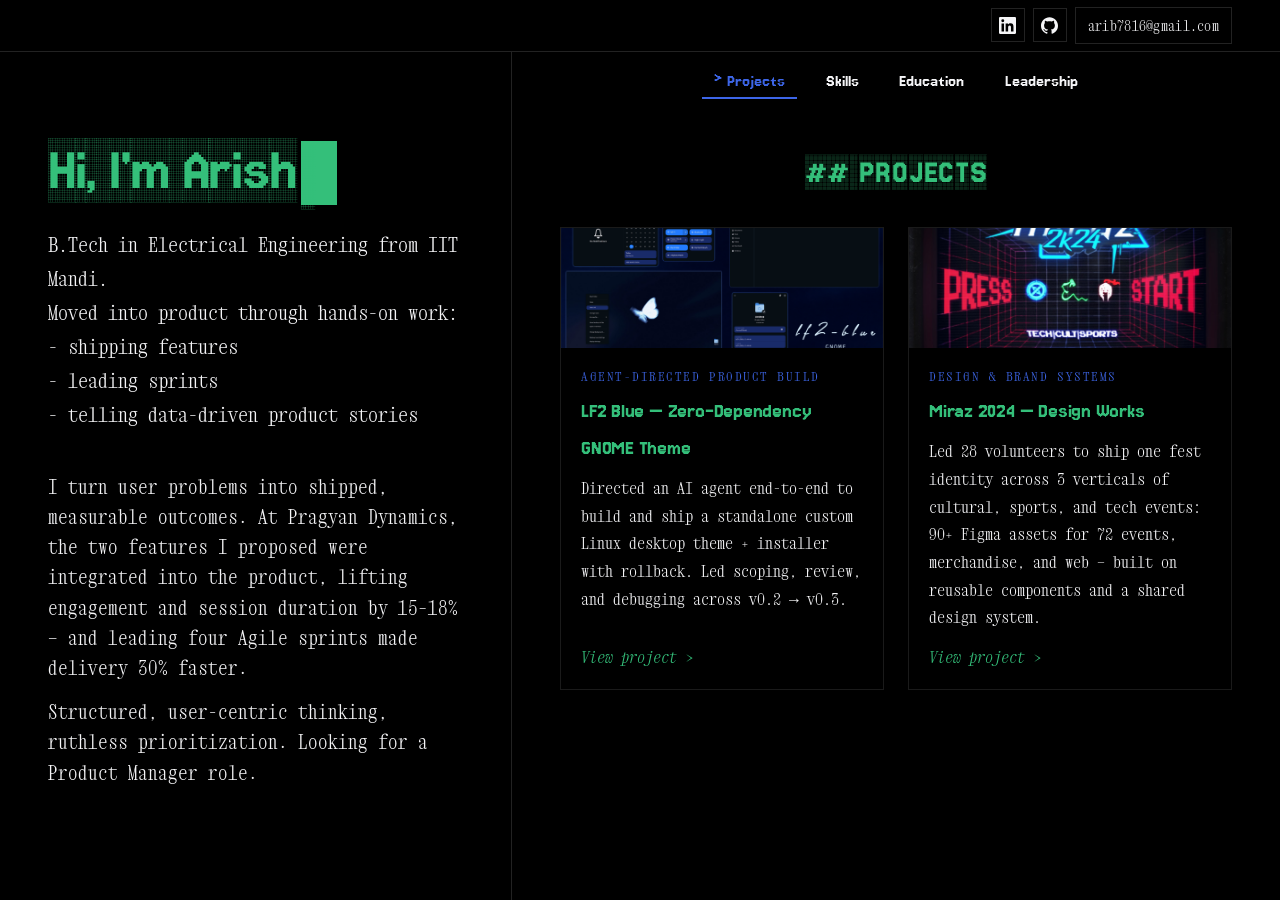
<file: index.html>
<!DOCTYPE html>
<html lang="en">
<head>
  <meta charset="UTF-8">
  <meta name="viewport" content="width=device-width, initial-scale=1.0">
  <title>Arish Qureshi — Aspiring Product Manager</title>
  <meta name="description" content="Portfolio of Arish Qureshi, aspiring product manager. Product thinking, feature delivery, and case studies.">
  <link rel="stylesheet" href="css/style.css?v=20261121">
  <link rel="preconnect" href="https://fonts.googleapis.com">
  <link rel="preconnect" href="https://fonts.gstatic.com" crossorigin>
  <link href="https://fonts.googleapis.com/css2?family=Jersey+15&family=Jersey+15+Charted&family=Xanh+Mono:ital@0;1&display=swap" rel="stylesheet">
</head>
<body class="home">

  <!-- Full-width sticky nav ribbon: right-aligned socials -->
  <nav class="nav-ribbon">
    <div class="nav-inner">
      <div class="nav-social">
        <a href="https://www.linkedin.com/in/arish-qureshi-052b20266/" target="_blank" rel="noopener" aria-label="LinkedIn">
          <svg viewBox="0 0 24 24" role="img"><path d="M20.447 20.452h-3.554v-5.569c0-1.328-.027-3.037-1.852-3.037-1.853 0-2.136 1.445-2.136 2.939v5.667H9.351V9h3.414v1.561h.046c.477-.9 1.637-1.85 3.37-1.85 3.601 0 4.267 2.37 4.267 5.455v6.286zM5.337 7.433a2.062 2.062 0 0 1-2.063-2.065 2.064 2.064 0 1 1 2.063 2.065zm1.782 13.019H3.555V9h3.564v11.452zM22.225 0H1.771C.792 0 0 .774 0 1.729v20.542C0 23.227.792 24 1.771 24h20.451C23.2 24 24 23.227 24 22.271V1.729C24 .774 23.2 0 22.225 0z"/></svg>
        </a>
        <a href="https://github.com/gardenk4d4rd/" target="_blank" rel="noopener" aria-label="GitHub">
          <svg viewBox="0 0 24 24" role="img"><path d="M12 .297c-6.63 0-12 5.373-12 12 0 5.303 3.438 9.8 8.205 11.385.6.113.82-.258.82-.577 0-.285-.01-1.04-.015-2.04-3.338.724-4.042-1.61-4.042-1.61C4.422 18.07 3.633 17.7 3.633 17.7c-1.087-.744.084-.729.084-.729 1.205.084 1.838 1.236 1.838 1.236 1.07 1.835 2.809 1.305 3.495.998.108-.776.417-1.305.76-1.605-2.665-.3-5.466-1.332-5.466-5.93 0-1.31.465-2.38 1.235-3.22-.135-.303-.54-1.523.105-3.176 0 0 1.005-.322 3.3 1.23.96-.267 1.98-.399 3-.405 1.02.006 2.04.138 3 .405 2.28-1.552 3.285-1.23 3.285-1.23.645 1.653.24 2.873.12 3.176.765.84 1.23 1.91 1.23 3.22 0 4.61-2.805 5.625-5.475 5.92.42.36.81 1.096.81 2.22 0 1.606-.015 2.896-.015 3.286 0 .315.21.69.825.57C20.565 22.092 24 17.592 24 12.297c0-6.627-5.373-12-12-12"/></svg>
        </a>
        <a href="mailto:arib7816@gmail.com" class="nav-mail" aria-label="Email">arib7816@gmail.com</a>
      </div>
    </div>
  </nav>

  <div class="layout">

    <!-- Static left panel: fused hero + about -->
    <aside class="side">
      <div class="side-identity" id="about">
        <header class="hero">
          <div class="container">
            <h1>Hi, I'm <span class="accent">Arish</span><span class="cursor">&nbsp;</span></h1>
            <p class="tagline">
              B.Tech in Electrical Engineering from IIT Mandi.<br>
              Moved into product through hands-on work:<br>
              - shipping features<br>
              - leading sprints <br>
              - telling data-driven product stories<br>
            </p>
          </div>
        </header>

        <!-- About -->
        <div class="container">
          <div class="about-text about-text--inline">
            <p>
              I turn user problems into shipped, measurable outcomes. At Pragyan Dynamics,
              the two features I proposed were integrated into the product, lifting engagement
              and session duration by 15–18% — and leading four Agile sprints made delivery 30% faster.
            </p>
            <p>
              Structured, user-centric thinking, ruthless prioritization. Looking for a Product Manager role.
            </p>
          </div>
        </div>
      </div>
    </aside>

    <!-- Right panel: tab bar + horizontal carousel -->
    <main class="right-panel">
      <nav class="panel-tabs" aria-label="Sections">
        <a class="tab" href="#projects" data-target="projects">Projects</a>
        <a class="tab" href="#skills" data-target="skills">Skills</a>
        <a class="tab" href="#education" data-target="education">Education</a>
        <a class="tab" href="#leadership" data-target="leadership">Leadership</a>
      </nav>

      <div class="content">

      <!-- Projects -->
      <section id="projects" class="carousel-card">
        <div class="container">
          <h2 class="section-title">Projects</h2>
          <div class="projects-grid">

            <!-- LF2 Blue card -->
            <a href="case-study-lf2.html" class="project-card">
              <img class="thumb" src="assets/lf2-blue/collage.jpg" alt="LF2 Blue theme preview">
              <div class="body">
                <div class="tag">Agent-Directed Product Build</div>
                <h3>LF2 Blue — Zero-Dependency GNOME Theme</h3>
                <p>
                  Directed an AI agent end-to-end to build and ship a standalone custom Linux desktop theme
                  + installer with rollback. Led scoping, review, and debugging across v0.2 → v0.3.
                </p>
                <span class="read-more">View project</span>
              </div>
            </a>

            <!-- Miraz 2024 card -->
            <a href="case-study-miraz.html" class="project-card">
              <img class="thumb" src="assets/miraz/web/hero.jpg" alt="Miraz 2024 design works preview">
              <div class="body">
                <div class="tag">Design &amp; Brand Systems</div>
                <h3>Miraz 2024 — Design Works</h3>
                <p>
                  Led 28 volunteers to ship one fest identity across 3 verticals of cultural, sports, and tech events: 90+ Figma assets for 72 events,
                  merchandise, and web — built on reusable components and a shared design system.
                </p>
                <span class="read-more">View project</span>
              </div>
            </a>

          </div>
        </div>
      </section>

      <!-- Skills -->
      <section id="skills" class="carousel-card">
        <div class="container">
          <h2 class="section-title">Skills &amp; Tools</h2>

          <div class="skills-cols">
            <div class="skill-group">
              <h4>Product Management</h4>
              <div class="skill-grid">
                <span class="skill-chip">Product Roadmapping</span>
                <span class="skill-chip">User Story Writing</span>
                <span class="skill-chip">Agile Methodologies</span>
                <span class="skill-chip">Sprint Planning</span>
                <span class="skill-chip">A/B Testing</span>
                <span class="skill-chip">Competitor Analysis</span>
              </div>
            </div>

            <div class="skill-group">
              <h4>Business &amp; Analytics</h4>
              <div class="skill-grid">
                <span class="skill-chip">Business Analysis</span>
                <span class="skill-chip">Data Analysis</span>
                <span class="skill-chip">Strategic Thinking</span>
                <span class="skill-chip">Decision Making</span>
              </div>
            </div>

            <div class="skill-group">
              <h4>Tools &amp; Technologies</h4>
              <div class="skill-grid">
                <span class="skill-chip">Jira</span>
                <span class="skill-chip">Power BI</span>
                <span class="skill-chip">Tableau</span>
                <span class="skill-chip">MySQL</span>
                <span class="skill-chip">Python</span>
                <span class="skill-chip">Figma</span>
                <span class="skill-chip">LLM APIs (OpenAI/Claude)</span>
                <span class="skill-chip">Prompt Engineering</span>
              </div>
            </div>
          </div>

        </div>
      </section>

      <!-- Education -->
      <section id="education" class="carousel-card">
        <div class="container">
          <h2 class="section-title">Education</h2>

          <div class="education-item">
            <h3>B.Tech, Electrical Engineering</h3>
            <div class="meta">Indian Institute of Technology (IIT) Mandi · 2022 – 2026</div>
            <ul>
              <li>Machine Learning &amp; Introduction to Deep Learning</li>
              <li>Probability &amp; Statistics</li>
              <li>Engineering Economics</li>
              <li>Computation &amp; Data Science</li>
            </ul>
            <strong>Achievement:</strong> Ranked in the top 0.5% of over 1 million candidates in the Joint Entrance Examination (JEE) <br>
            <strong>Certification:</strong> Become a Product Manager: Learn the Skills &amp; Get the Job — Cole Mercer <br>
          </div>

        </div>
      </section>

      <!-- Leadership (Miraz) -->
      <section id="leadership" class="carousel-card">
        <div class="container">
          <h2 class="section-title">Leadership &amp; Activities</h2>

          <div class="education-item">
            <h3>Music Club, IIT Mandi — Core Team Member</h3>
            <div class="meta">August 2023 – June 2026</div>
          </div>

          <div class="education-item">
            <h3>Miraz IIT Mandi — Design Head</h3>
            <div class="meta">Jan 2024 – May 2024</div>
            <ul>
              <li>Led a team of 28 volunteers to define, design, and deploy a unified visual theme and shared Figma design system across the fest.</li>
              <li>Designed 90+ Figma assets — posters for 72 events, artwork, merchandise, promotional content, and fest websites.</li>
              <li>Built reusable Figma components, styles, and prototypes for faster delivery and consistent brand identity across all assets.</li>
            </ul>
          </div>

        </div>
      </section>

      <footer class="carousel-card footer-card">
        <div class="container">
          <p>© 2026 Arish Qureshi</p>
        </div>
      </footer>

      </div>
    </main>

  </div>

  <script>
    /* Right-panel tabs: clicking a tab swipes the carousel to that card, and
       the visible card keeps its tab highlighted with a ">" marker. On
       narrow/stacked (mobile) it falls back to default anchor scrolling. */
    (function () {
      var content = document.querySelector('.content');
      var tabs = Array.prototype.slice.call(document.querySelectorAll('.panel-tabs .tab'));
      if (!content || !tabs.length) return;

      var isCarousel = function () {
        return content.scrollWidth > content.clientWidth;
      };

      function go(id) {
        var card = document.getElementById(id);
        if (!card) return;
        content.scrollTo({
          left: card.offsetLeft,
          behavior: 'smooth'
        });
      }

      function setActive(id) {
        tabs.forEach(function (t) {
          t.classList.toggle('active', (t.getAttribute('href') || '') === '#' + id);
        });
      }

      function syncActive() {
        if (!isCarousel()) {
          tabs.forEach(function (t) { t.classList.remove('active'); });
          return;
        }
        var left = content.scrollLeft + content.clientWidth / 2;
        var best = null;
        var cards = content.querySelectorAll('.carousel-card');
        Array.prototype.forEach.call(cards, function (c) {
          if (c.offsetLeft <= left && (!best || c.offsetLeft > best.offsetLeft)) best = c;
        });
        if (!best || !document.querySelector('.panel-tabs .tab[href="#' + best.id + '"]')) {
          tabs.forEach(function (t) { t.classList.remove('active'); });
          return;
        }
        setActive(best.id);
      }

      tabs.forEach(function (tab) {
        tab.addEventListener('click', function (e) {
          var id = (tab.getAttribute('href') || '').replace('#', '');
          var card = document.getElementById(id);
          if (!card) return;
          if (isCarousel()) {
            e.preventDefault();
            go(id);
          } else {
            setActive(id);
          }
        });
      });

      // Highlight the tab of the card nearest the swipe position
      content.addEventListener('scroll', function () {
        syncActive();
      });

      window.addEventListener('resize', syncActive);

      // Vertical wheel over a card switches between cards (prev / next).
      // A card's own internal scroll still wins while it has room to scroll.
      var wheelLocked = false;
      content.addEventListener('wheel', function (e) {
        if (!isCarousel()) return;
        if (e.deltaX !== 0 && Math.abs(e.deltaX) > Math.abs(e.deltaY)) return;
        if (e.target instanceof Element) {
          var card = e.target.closest('.carousel-card');
          if (card && card.scrollHeight > card.clientHeight + 1) {
            var atBottom = card.scrollTop + card.clientHeight >= card.scrollHeight - 2;
            var atTop = card.scrollTop <= 2;
            if (e.deltaY > 0 && !atBottom) return;
            if (e.deltaY < 0 && !atTop) return;
          }
        }
        if (Math.abs(e.deltaY) < 8 || wheelLocked) return;
        e.preventDefault();
        wheelLocked = true;
        setTimeout(function () { wheelLocked = false; }, 380);
        var cards = Array.prototype.slice.call(content.querySelectorAll('.carousel-card'));
        var left = content.scrollLeft + content.clientWidth / 2;
        var cur = 0;
        cards.forEach(function (c, i) {
          if (c.offsetLeft <= left) cur = i;
        });
        var next = e.deltaY > 0 ? Math.min(cur + 1, cards.length - 1) : Math.max(cur - 1, 0);
        content.scrollTo({ left: cards[next].offsetLeft, behavior: 'smooth' });
      });

      syncActive();
    })();
  </script>

</body>
</html>
</file>
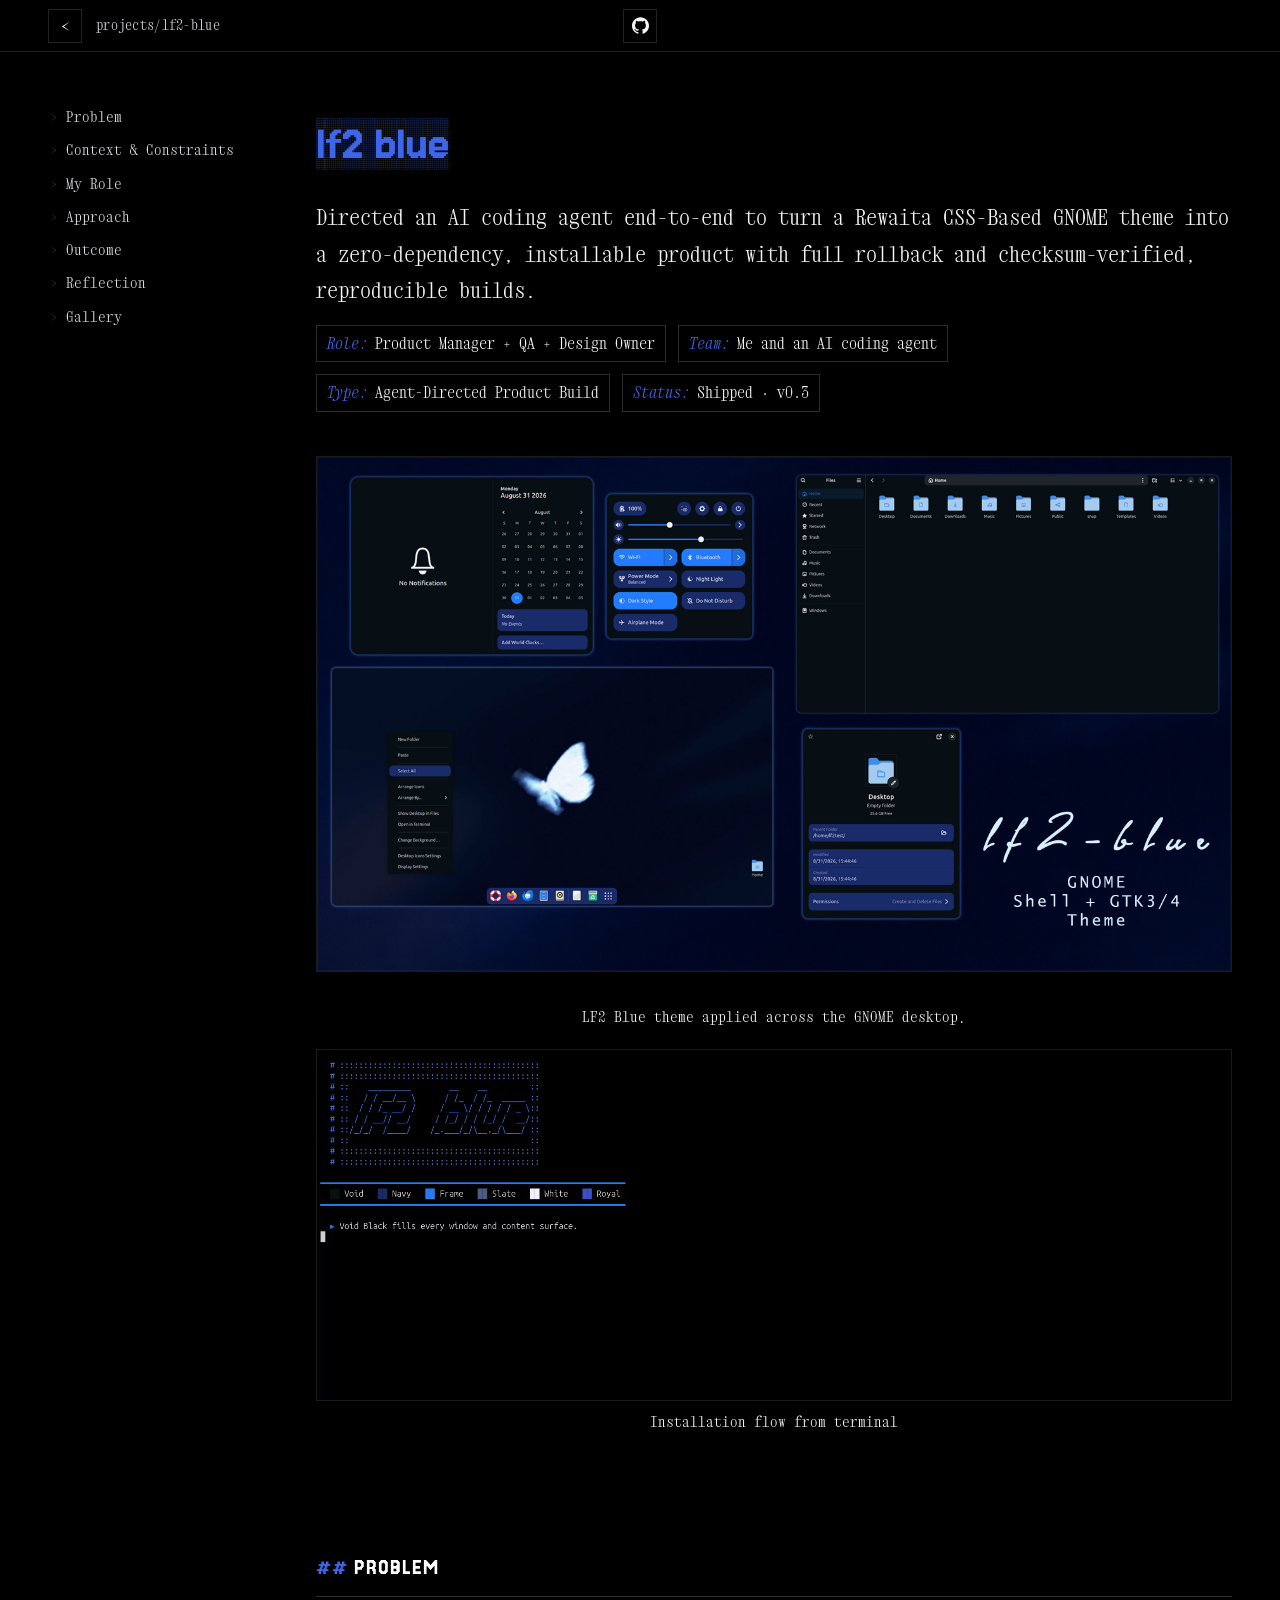
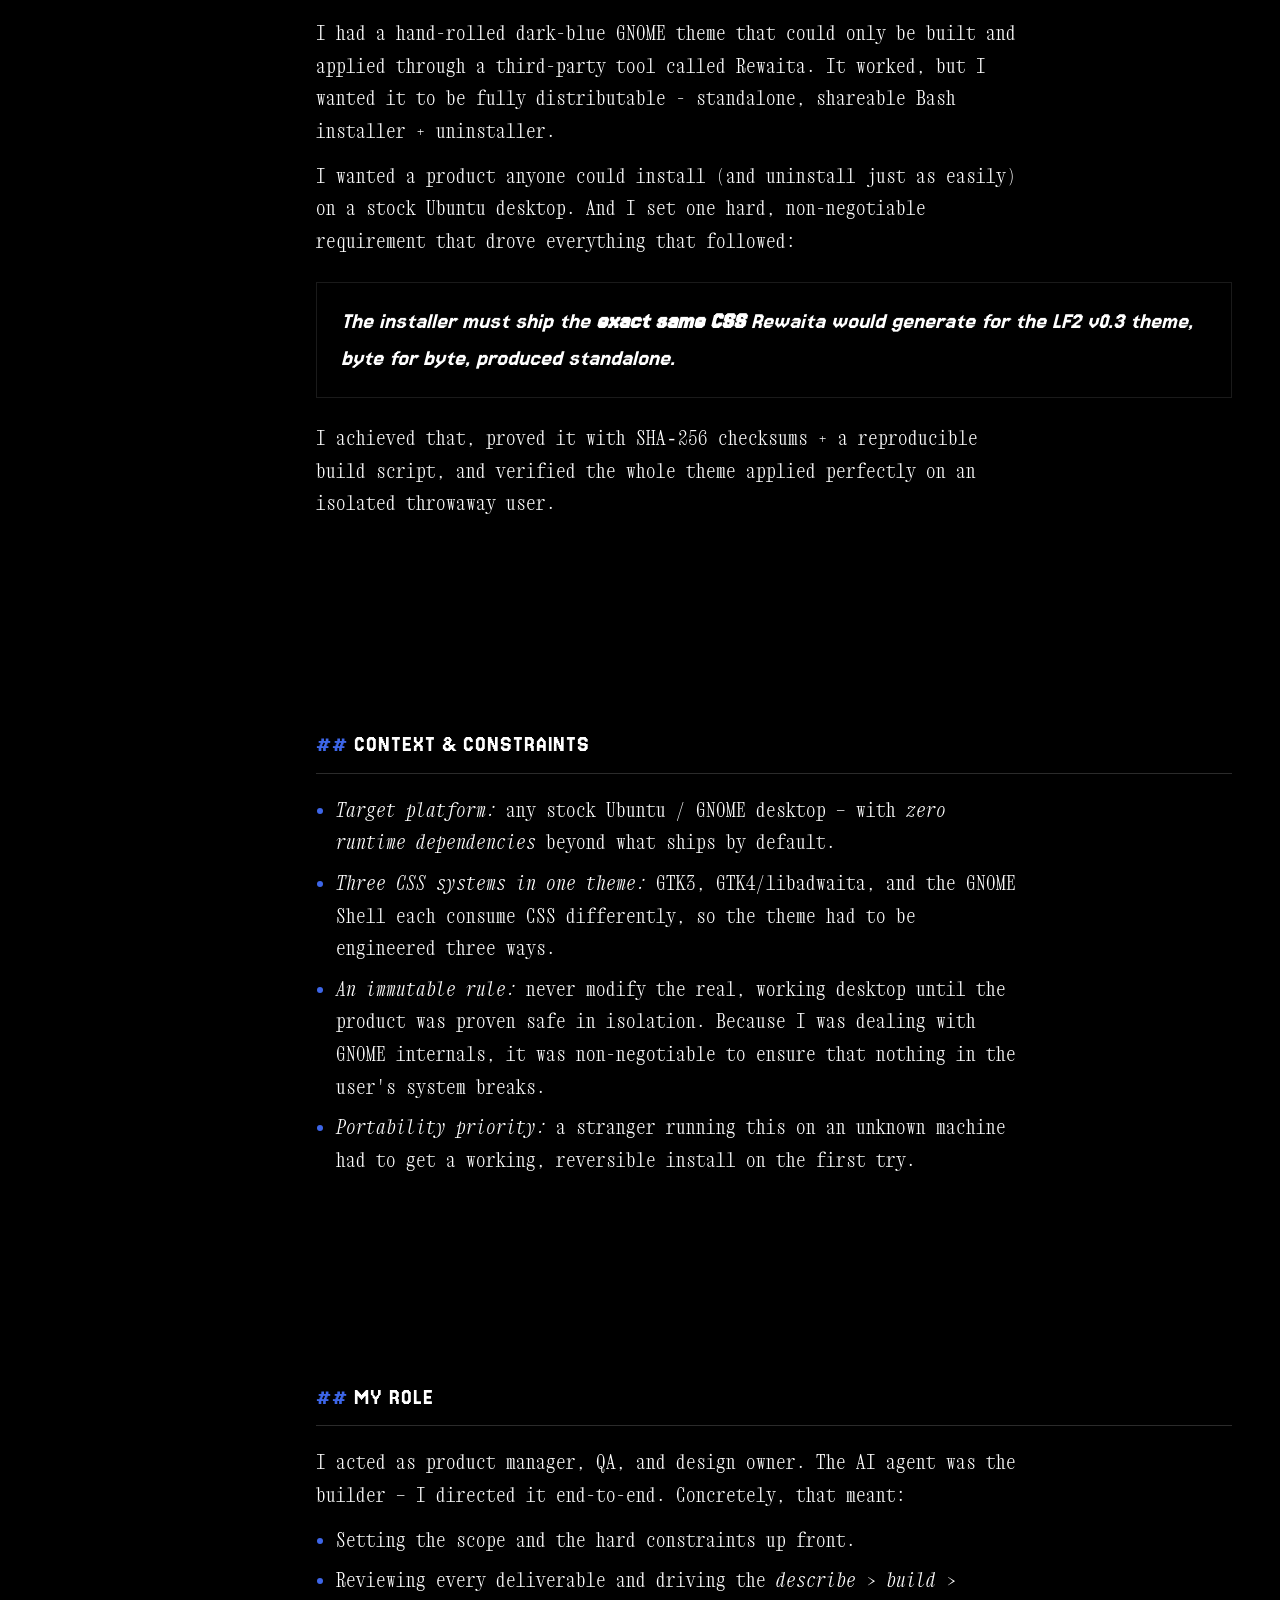
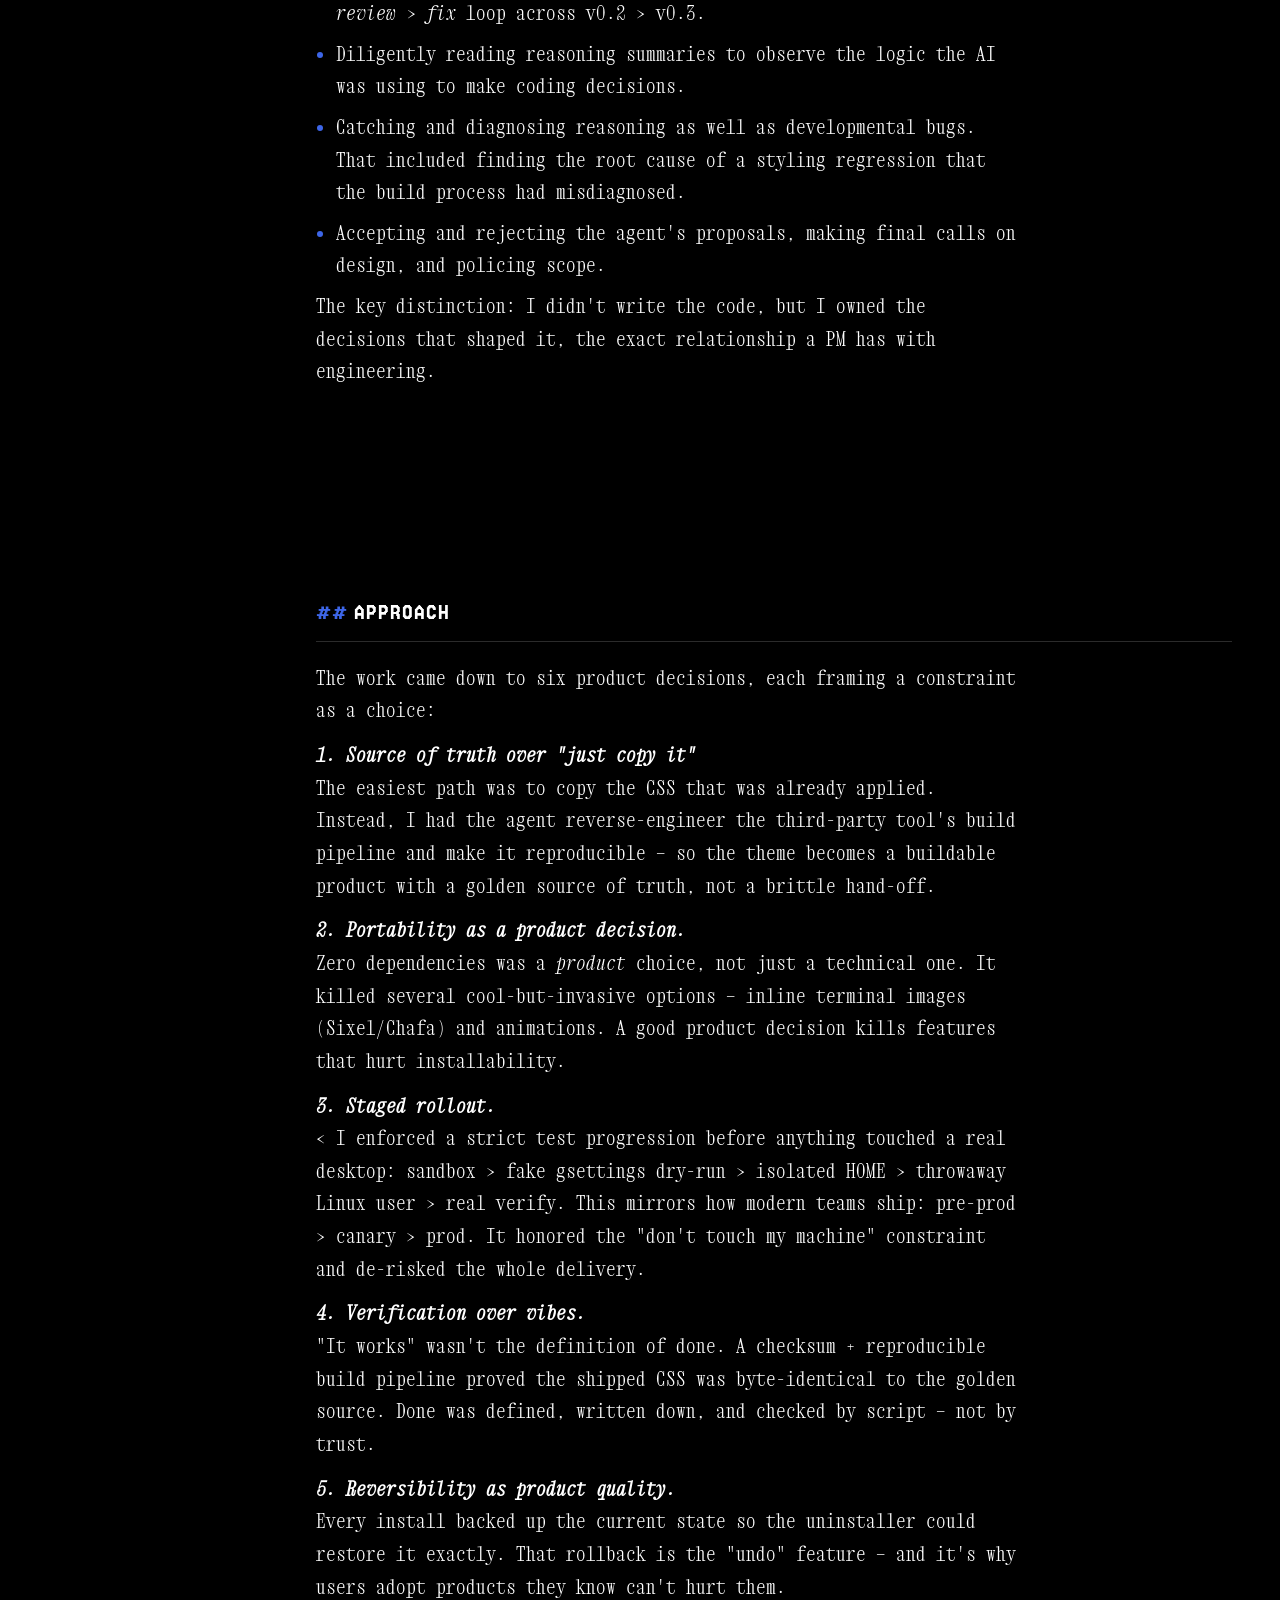
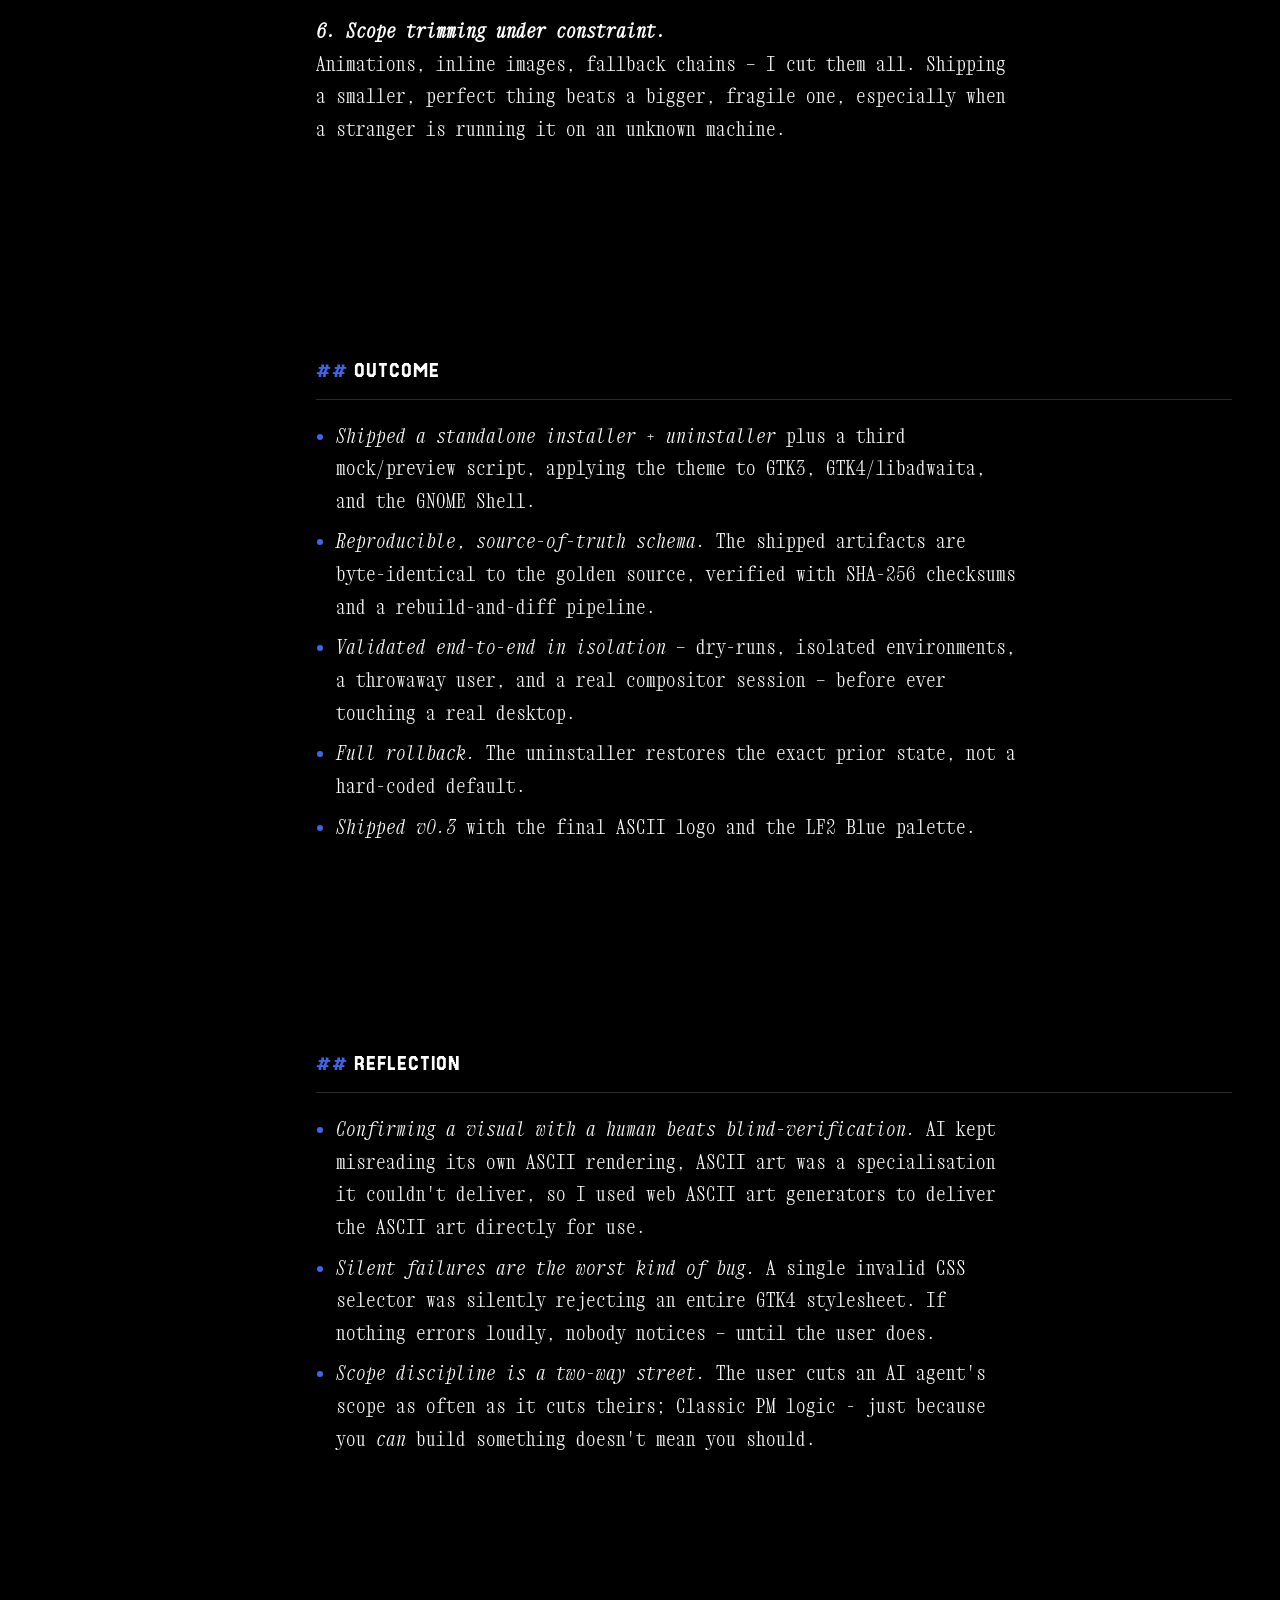
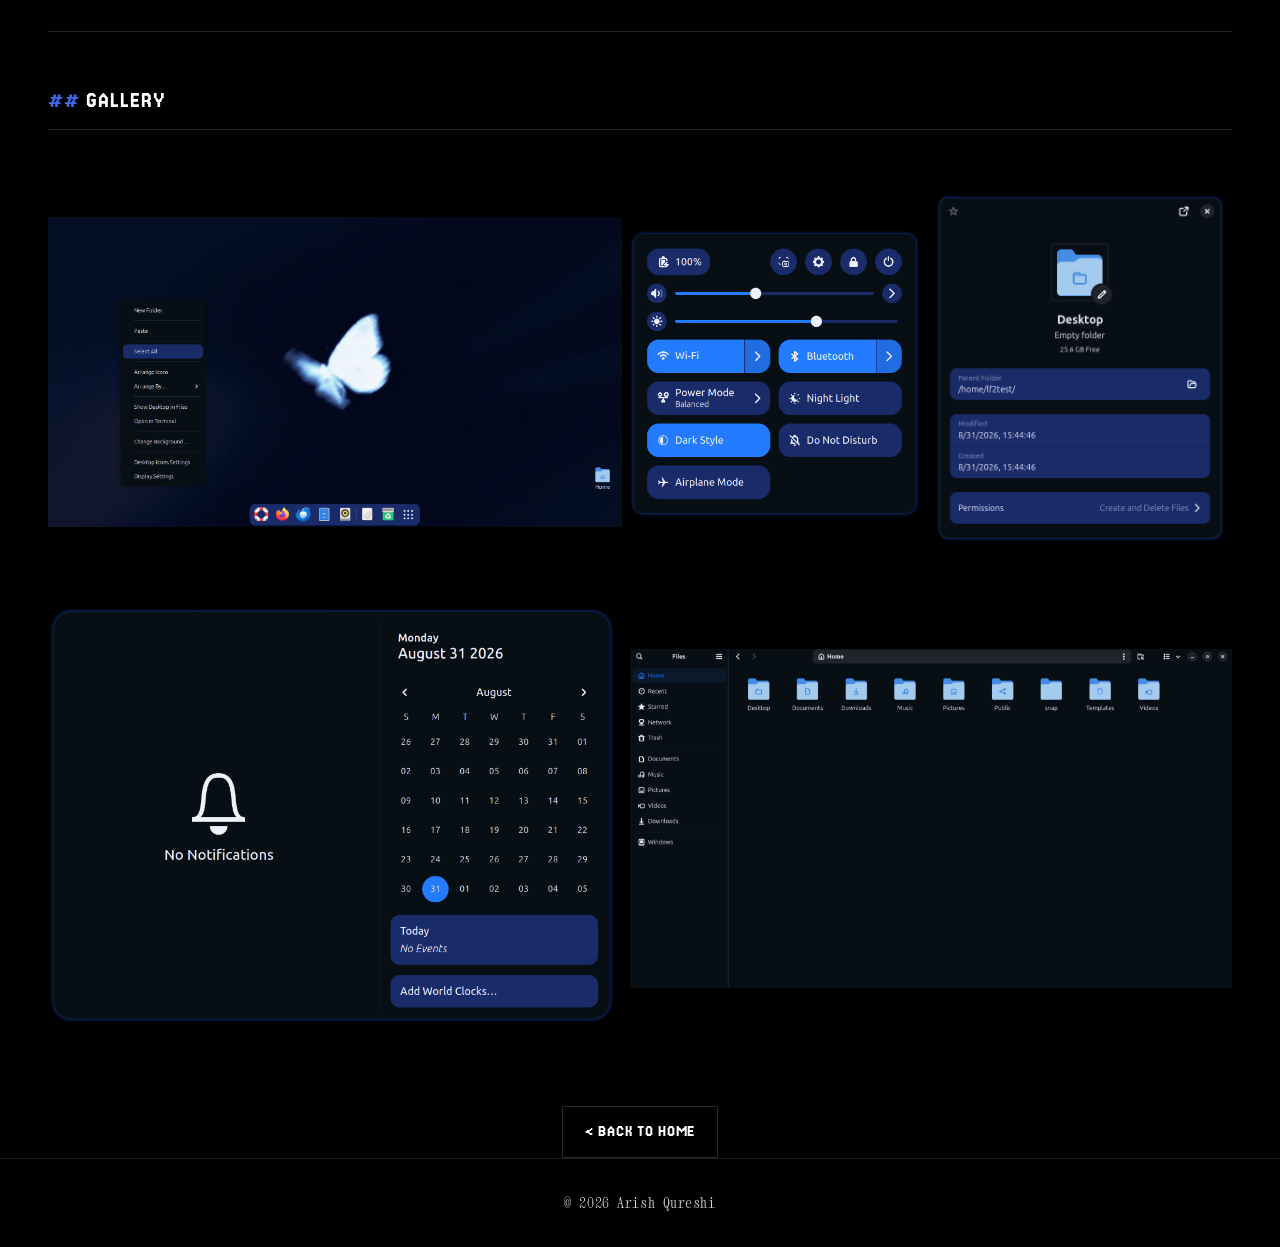
<file: case-study-lf2.html>
<!DOCTYPE html>
<html lang="en">
<head>
  <meta charset="UTF-8">
  <meta name="viewport" content="width=device-width, initial-scale=1.0">
  <title>lf2 blue</title>
  <meta name="description" content="Case study: directing an AI agent to build LF2 Blue, a zero-dependency GNOME theme distribution product.">
  <link rel="stylesheet" href="css/style.css?v=20261121">
  <link rel="preconnect" href="https://fonts.googleapis.com">
  <link rel="preconnect" href="https://fonts.gstatic.com" crossorigin>
  <link href="https://fonts.googleapis.com/css2?family=Jersey+15&family=Jersey+15+Charted&family=Xanh+Mono:ital@0;1&display=swap" rel="stylesheet">
</head>
<body class="project lf2">

  <!-- Navigation -->
  <nav>
    <div class="nav-inner">
      <div class="nav-left">
        <a class="nav-back" href="index.html" aria-label="Back to home">&lt;</a>
        <span class="nav-path">projects/lf2-blue</span>
      </div>
      <div class="nav-center">
        <a href="https://github.com/gardenk4d4rd/lf2-blue/" target="_blank" rel="noopener" aria-label="GitHub repository" title="LF2 Blue repository">
          <svg viewBox="0 0 24 24" role="img"><path d="M12 .297c-6.63 0-12 5.373-12 12 0 5.303 3.438 9.8 8.205 11.385.6.113.82-.258.82-.577 0-.285-.01-1.04-.015-2.04-3.338.724-4.042-1.61-4.042-1.61C4.422 18.07 3.633 17.7 3.633 17.7c-1.087-.744.084-.729.084-.729 1.205.084 1.838 1.236 1.838 1.236 1.07 1.835 2.809 1.305 3.495.998.108-.776.417-1.305.76-1.605-2.665-.3-5.466-1.332-5.466-5.93 0-1.31.465-2.38 1.235-3.22-.135-.303-.54-1.523.105-3.176 0 0 1.005-.322 3.3 1.23.96-.267 1.98-.399 3-.405 1.02.006 2.04.138 3 .405 2.28-1.552 3.285-1.23 3.285-1.23.645 1.653.24 2.873.12 3.176.765.84 1.23 1.91 1.23 3.22 0 4.61-2.805 5.625-5.475 5.92.42.36.81 1.096.81 2.22 0 1.606-.015 2.896-.015 3.286 0 .315.21.69.825.57C20.565 22.092 24 17.592 24 12.297c0-6.627-5.373-12-12-12"/></svg>
        </a>
      </div>
    </div>
  </nav>

  <main class="container">
    <div class="cs-layout">

      <!-- Fixed, full-height collapsible index sidebar -->
      <aside class="cs-index" id="cs-index" aria-label="On this page">
        <ol class="cs-index-list" id="cs-index-list"></ol>
      </aside>

      <div class="cs-content">

        <header class="cs-header">
          <h1 style="color:var(--deep-navy)">lf2 blue</h1>
          <p class="tagline" style="color:var(--text-muted); font-size:1.35rem;">
            Directed an AI coding agent end-to-end to turn a Rewaita CSS-Based GNOME theme into a
            zero-dependency, installable product with full rollback and checksum-verified,
            reproducible builds.
          </p>

          <div class="cs-meta">
            <span class="chip"><strong>Role:</strong> Product Manager + QA + Design Owner</span>
            <span class="chip"><strong>Team:</strong> Me and an AI coding agent</span>
            <span class="chip"><strong>Type:</strong> Agent-Directed Product Build</span>
            <span class="chip"><strong>Status:</strong> Shipped · v0.3</span>
          </div>
        </header>

        <figure class="cs-hero">
          <img class="cs-hero-image" src="assets/lf2-blue/collage.jpg" alt="LF2 Blue theme applied across the GNOME desktop">
          <figcaption class="cs-hero-caption">LF2 Blue theme applied across the GNOME desktop.</figcaption>
        </figure>

        <figure class="cs-video">
          <video src="assets/lf2-blue/lf2-installation-video.webm" autoplay loop muted playsinline preload="auto"></video>
          <figcaption class="cs-video-caption">Installation flow from terminal</figcaption>
        </figure>

    <!-- Problem -->
    <section class="cs-section" id="problem">
      <h2>Problem</h2>
      <p>
        I had a hand-rolled dark-blue GNOME theme that could only be built and
        applied through a third-party tool called Rewaita. It worked, but I wanted it to be fully distributable - standalone, shareable Bash installer + uninstaller. 
      </p>
      <p>
        I wanted a product anyone could install (and uninstall just as easily) on a stock Ubuntu desktop. And I set one hard,
        non-negotiable requirement that drove everything that followed: 
      </p>
      <div class="cs-quote">
        The installer must ship the <span style="font-weight: bold;">exact same CSS</span> Rewaita would generate for the LF2 v0.3 theme, byte for byte, produced standalone.
      </div>
      <p>
       I achieved that, proved it with SHA‑256 checksums + a reproducible build
script, and verified the whole theme applied perfectly on an isolated throwaway user.
      </p>
    </section>

    <!-- Context & constraints -->
    <section class="cs-section" id="context-and-constraints">
      <h2>Context &amp; Constraints</h2>
      <ul>
        <li><strong>Target platform:</strong> any stock Ubuntu / GNOME desktop — with <strong>zero runtime dependencies</strong> beyond what ships by default.</li>
        <li><strong>Three CSS systems in one theme:</strong> GTK3, GTK4/libadwaita, and the GNOME Shell each consume CSS differently, so the theme had to be engineered three ways.</li>
        <li><strong>An immutable rule:</strong> never modify the real, working desktop until the product was proven safe in isolation. Because I was dealing with GNOME internals, it was non-negotiable to ensure that nothing in the user's system breaks. </li>
        <li><strong>Portability priority:</strong> a stranger running this on an unknown machine had to get a working, reversible install on the first try.</li>
      </ul>
    </section>

    <!-- My role -->
    <section class="cs-section" id="my-role">
      <h2>My Role</h2>
      <p>
        I acted as product manager, QA, and design owner. The AI agent was the builder — I directed
        it end-to-end. Concretely, that meant:
      </p>
      <ul>
        <li>Setting the scope and the hard constraints up front.</li>
        <li>Reviewing every deliverable and driving the <em>describe > build > review > fix</em> loop across v0.2 > v0.3.</li>
        <li>Diligently reading reasoning summaries to observe the logic the AI was using to make coding decisions.   
        <li>Catching and diagnosing reasoning as well as developmental bugs. That included finding the root cause of a styling regression that the build process had misdiagnosed.</li>
        <li>Accepting and rejecting the agent's proposals, making final calls on design, and policing scope.</li>
      </ul>
      <p>
        The key distinction: I didn't write the code, but I owned the decisions that shaped it,
        the exact relationship a PM has with engineering.
      </p>
    </section>

    <!-- Approach -->
    <section class="cs-section" id="approach">
      <h2>Approach</h2>
      <p>The work came down to six product decisions, each framing a constraint as a choice:</p>

      <p><strong><span style="font-weight: bold;">1. Source of truth over "just copy it"</span></strong><br>
      The easiest path was to copy the CSS that was already applied. Instead, I had the agent
      reverse-engineer the third-party tool's build pipeline and make it reproducible — so the
      theme becomes a buildable product with a golden source of truth, not a brittle hand-off.</p>

      <p><strong><span style="font-weight: bold;">2. Portability as a product decision.</span></strong><br>
      Zero dependencies was a <em>product</em> choice, not just a technical one. It killed several
      cool-but-invasive options — inline terminal images (Sixel/Chafa) and animations. A good
      product decision kills features that hurt installability.</p>

      <p><strong><span style="font-weight: bold;">3. Staged rollout.</span></strong><br><
      I enforced a strict test progression before anything touched a real desktop:
      sandbox > fake gsettings dry-run > isolated HOME > throwaway Linux user > real verify.
      This mirrors how modern teams ship: pre-prod > canary > prod. It honored the
      "don't touch my machine" constraint and de-risked the whole delivery.</p>

      <p><strong><span style="font-weight: bold;">4. Verification over vibes.</span></strong><br>
      "It works" wasn't the definition of done. A checksum + reproducible build pipeline proved
      the shipped CSS was byte-identical to the golden source. Done was defined, written down,
      and checked by script — not by trust.</p>

      <p><strong><span style="font-weight: bold;">5. Reversibility as product quality.</span></strong><br>
      Every install backed up the current state so the uninstaller could restore it exactly.
      That rollback is the "undo" feature — and it's why users adopt products they know can't
      hurt them.</p>

      <p><strong><span style="font-weight: bold;">6. Scope trimming under constraint.</span></strong><br>
      Animations, inline images, fallback chains — I cut them all. Shipping a smaller, perfect
      thing beats a bigger, fragile one, especially when a stranger is running it on an unknown
      machine.</p>
    </section>

    <!-- Outcome -->
    <section class="cs-section" id="outcome">
      <h2>Outcome</h2>
      <ul>
        <li><strong>Shipped a standalone installer + uninstaller</strong> plus a third mock/preview script, applying the theme to GTK3, GTK4/libadwaita, and the GNOME Shell.</li>
        <li><strong>Reproducible, source-of-truth schema.</strong> The shipped artifacts are byte-identical to the golden source, verified with SHA-256 checksums and a rebuild-and-diff pipeline.</li>
        <li><strong>Validated end-to-end in isolation</strong> — dry-runs, isolated environments, a throwaway user, and a real compositor session — before ever touching a real desktop.</li>
        <li><strong>Full rollback.</strong> The uninstaller restores the exact prior state, not a hard-coded default.</li>
        <li><strong>Shipped v0.3</strong> with the final ASCII logo and the LF2 Blue palette.</li>
      </ul>
    </section>

    <!-- Reflection -->
    <section class="cs-section" id="reflection">
      <h2>Reflection</h2>
      <ul>
        <li><strong>Confirming a visual with a human beats blind-verification.</strong> AI kept misreading its own ASCII rendering, ASCII art was a specialisation it couldn't deliver, so I used web ASCII art generators to deliver the ASCII art directly for use.  </li>
        <li><strong>Silent failures are the worst kind of bug.</strong> A single invalid CSS selector was silently rejecting an entire GTK4 stylesheet. If nothing errors loudly, nobody notices — until the user does.</li>
        <li><strong>Scope discipline is a two-way street.</strong> The user cuts an AI agent's scope as often as it cuts theirs; Classic PM logic - just because you <em>can</em> build something doesn't mean you should.</li>
    </section>

      </div>

    </div>

    <!-- Immersive picture collage -->
    <section class="cs-gallery-section" id="gallery">
      <h2 class="cs-gallery-title">Gallery</h2>
      <div class="gallery-grid">
        <figure class="gallery-item">
          <img src="assets/lf2-blue/desktop2.png" alt="LF2 Blue theme applied on the desktop">
        </figure>

        <figure class="gallery-item">
          <img src="assets/lf2-blue/quicksettings.png" alt="LF2 Blue theme in Quick Settings">
        </figure>

        <figure class="gallery-item">
          <img src="assets/lf2-blue/fileproperties.png" alt="LF2 Blue theme in file properties">
        </figure>

        <figure class="gallery-item">
          <img src="assets/lf2-blue/calender%26notifs.png" alt="LF2 Blue theme in the calendar and notifications">
        </figure>

        <figure class="gallery-item">
          <img src="assets/lf2-blue/files.png" alt="LF2 Blue theme applied to Files">
        </figure>
      </div>
    </section>

    <a class="back-to-home" href="index.html">&lt; Back to home</a>
  </main>

  <footer>
    <div class="container">
      <p>© 2026 Arish Qureshi</p>
    </div>
  </footer>

  <script>
    (function () {
      var list = document.getElementById('cs-index-list');
      var sections = Array.prototype.slice.call(document.querySelectorAll('.cs-content .cs-section, .cs-gallery-section'));
      if (!list || !sections.length) return;

      sections.forEach(function (s) {
        if (!s.id) return;
        var h2 = s.querySelector('h2');
        if (!h2) return;
        var li = document.createElement('li');
        var a = document.createElement('a');
        a.href = '#' + s.id;
        a.textContent = h2.textContent.replace(/^##\s*/, '').trim();
        li.appendChild(a);
        list.appendChild(li);
      });

      var links = Array.prototype.slice.call(list.querySelectorAll('a'));

      function spy() {
        var mid = window.scrollY + window.innerHeight * 0.35;
        var current = null;
        sections.forEach(function (s) {
          if (s.offsetTop <= mid) current = s;
        });
        links.forEach(function (a) {
          a.classList.toggle('active', current && a.getAttribute('href') === '#' + current.id);
        });
      }
      window.addEventListener('scroll', spy, { passive: true });
      spy();

      links.forEach(function (a) {
        a.addEventListener('click', function (e) {
          var target = document.getElementById(a.getAttribute('href').slice(1));
          if (!target) return;
          e.preventDefault();
          target.scrollIntoView({ behavior: 'smooth', block: 'start' });
        });
      });
    })();
  </script>

</body>
</html>
</file>
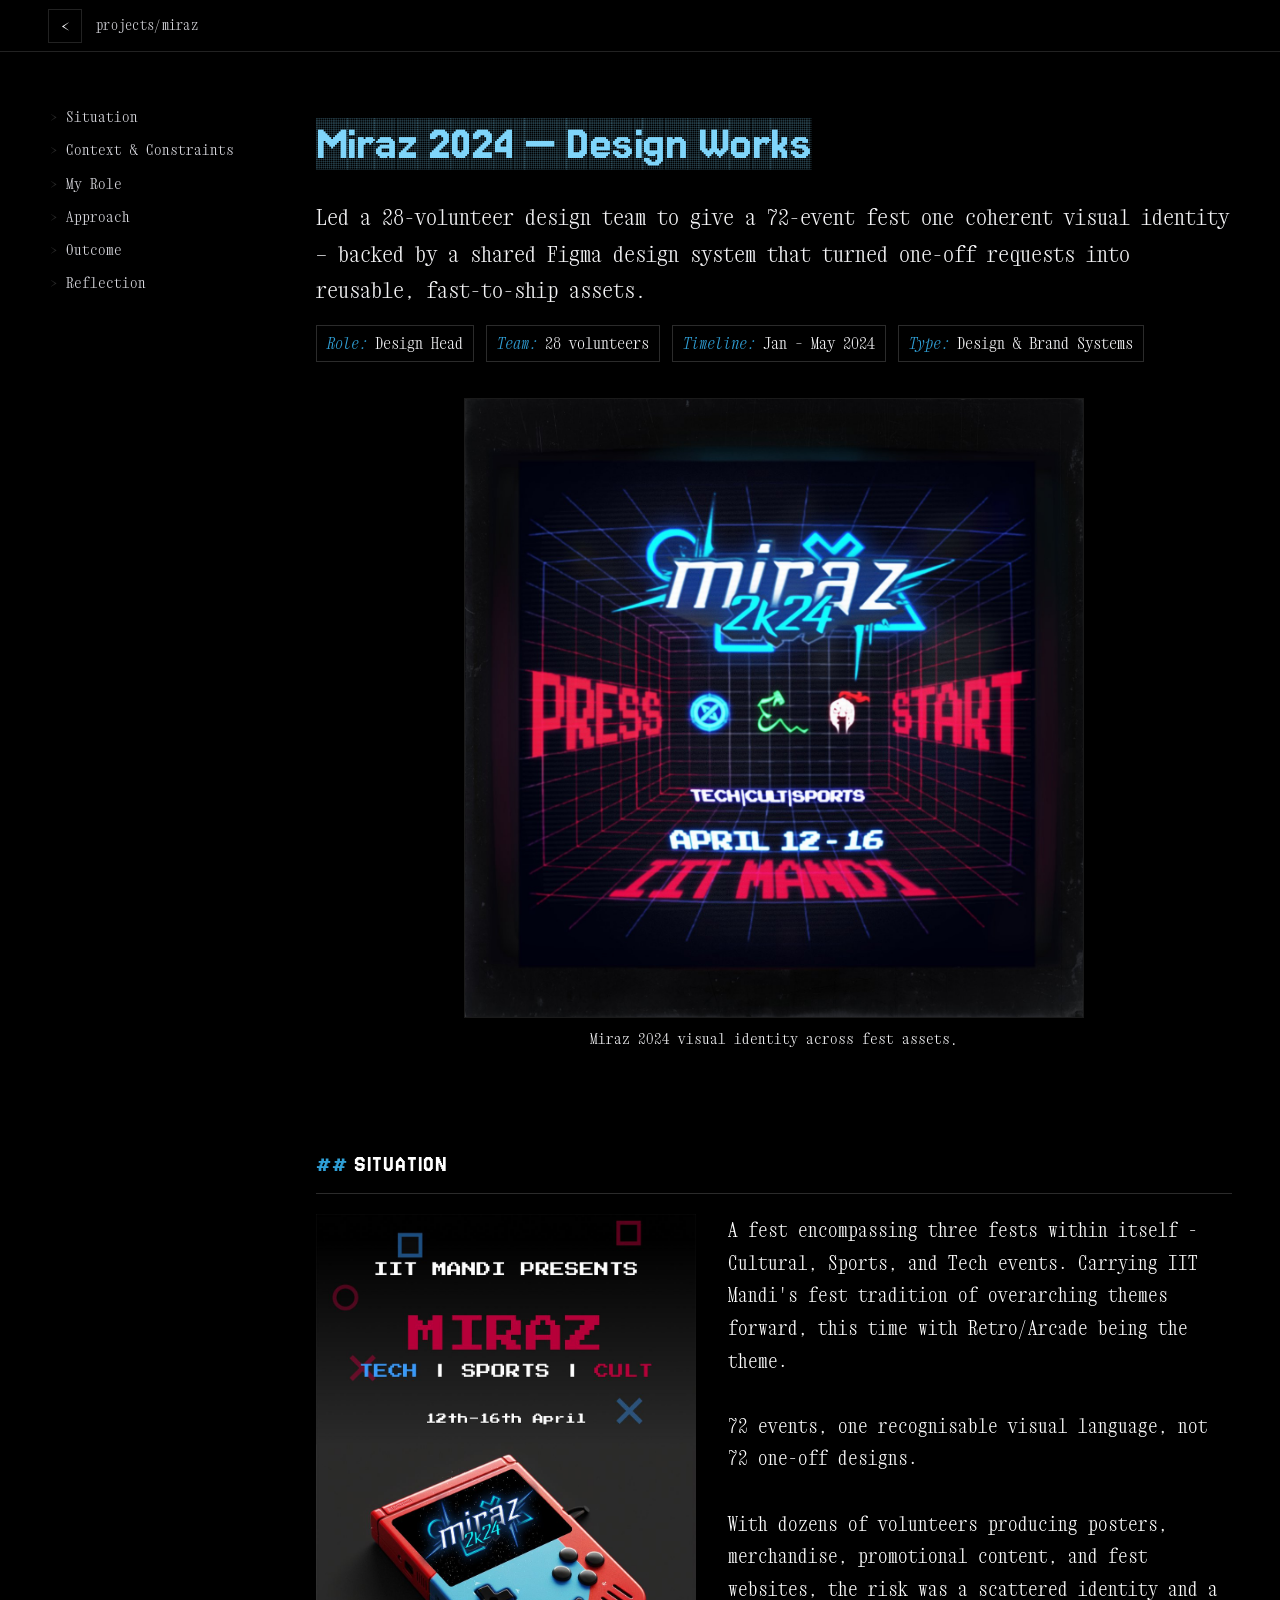
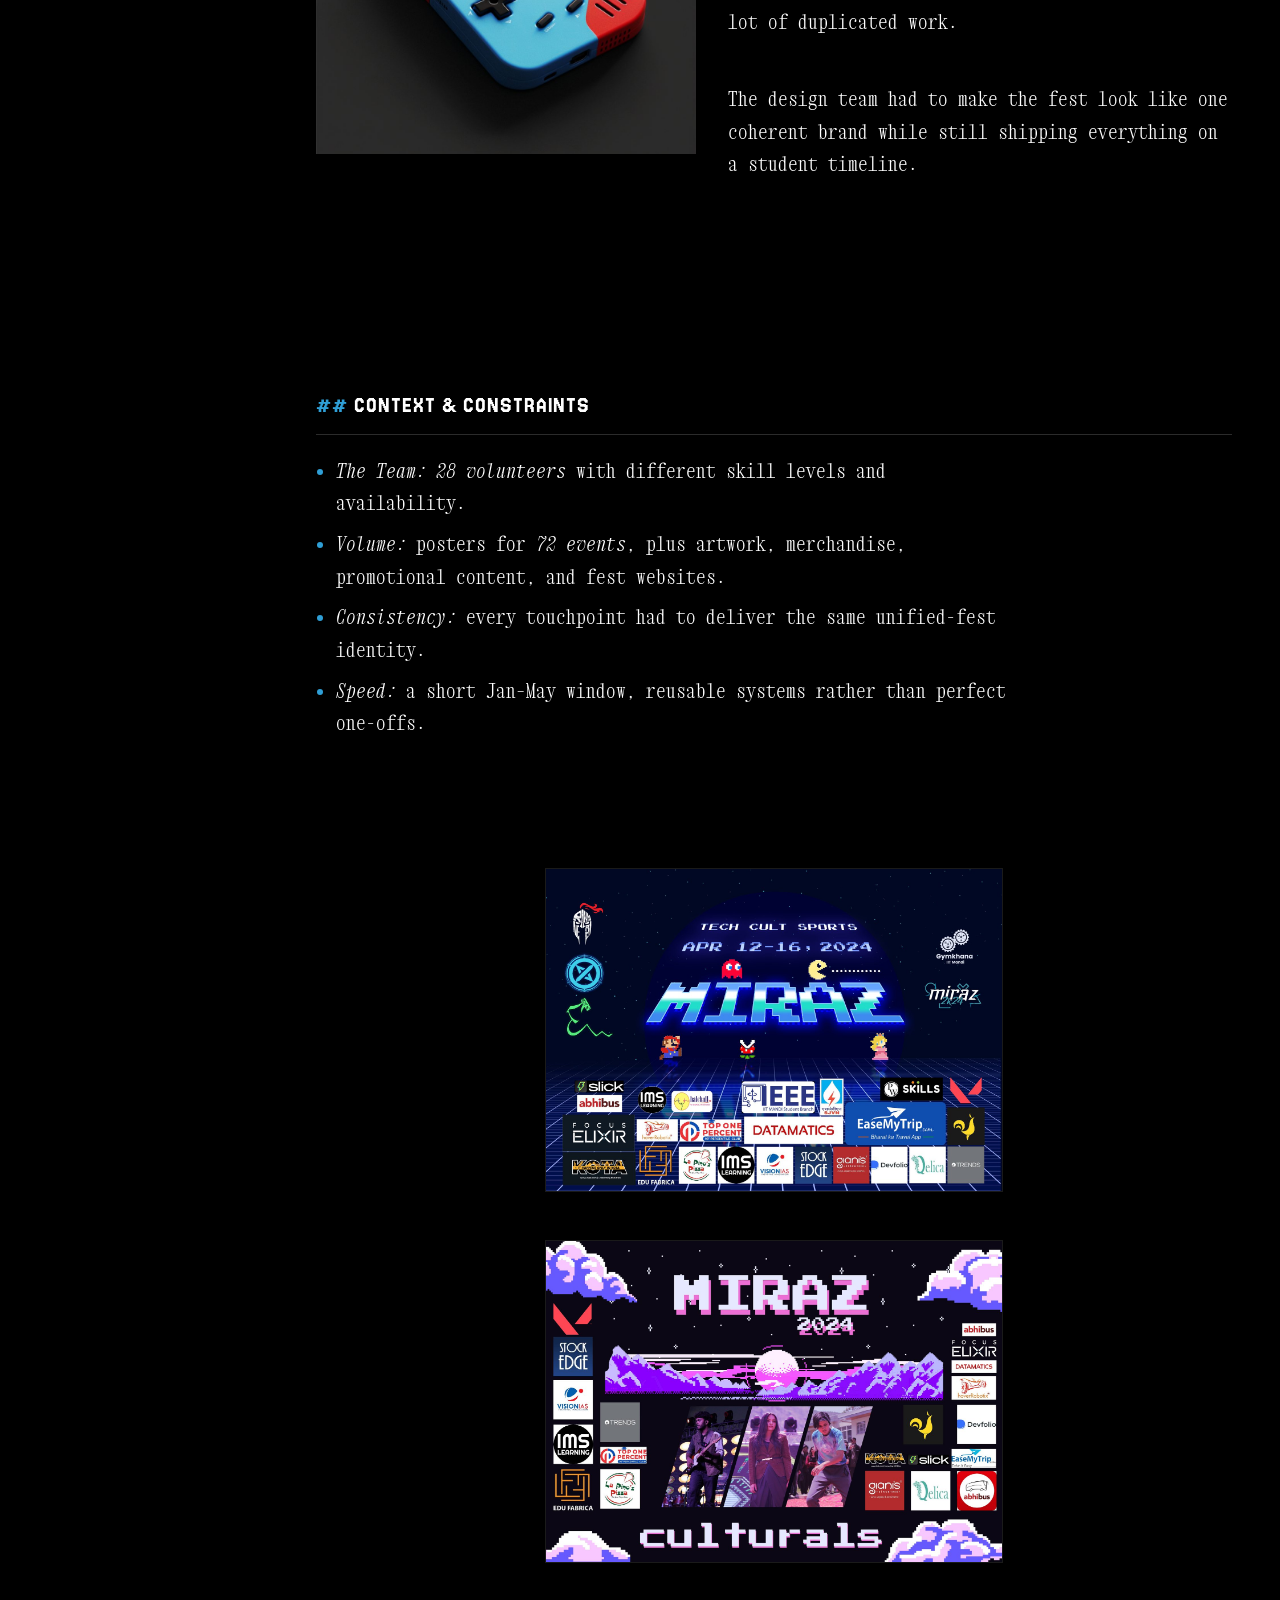
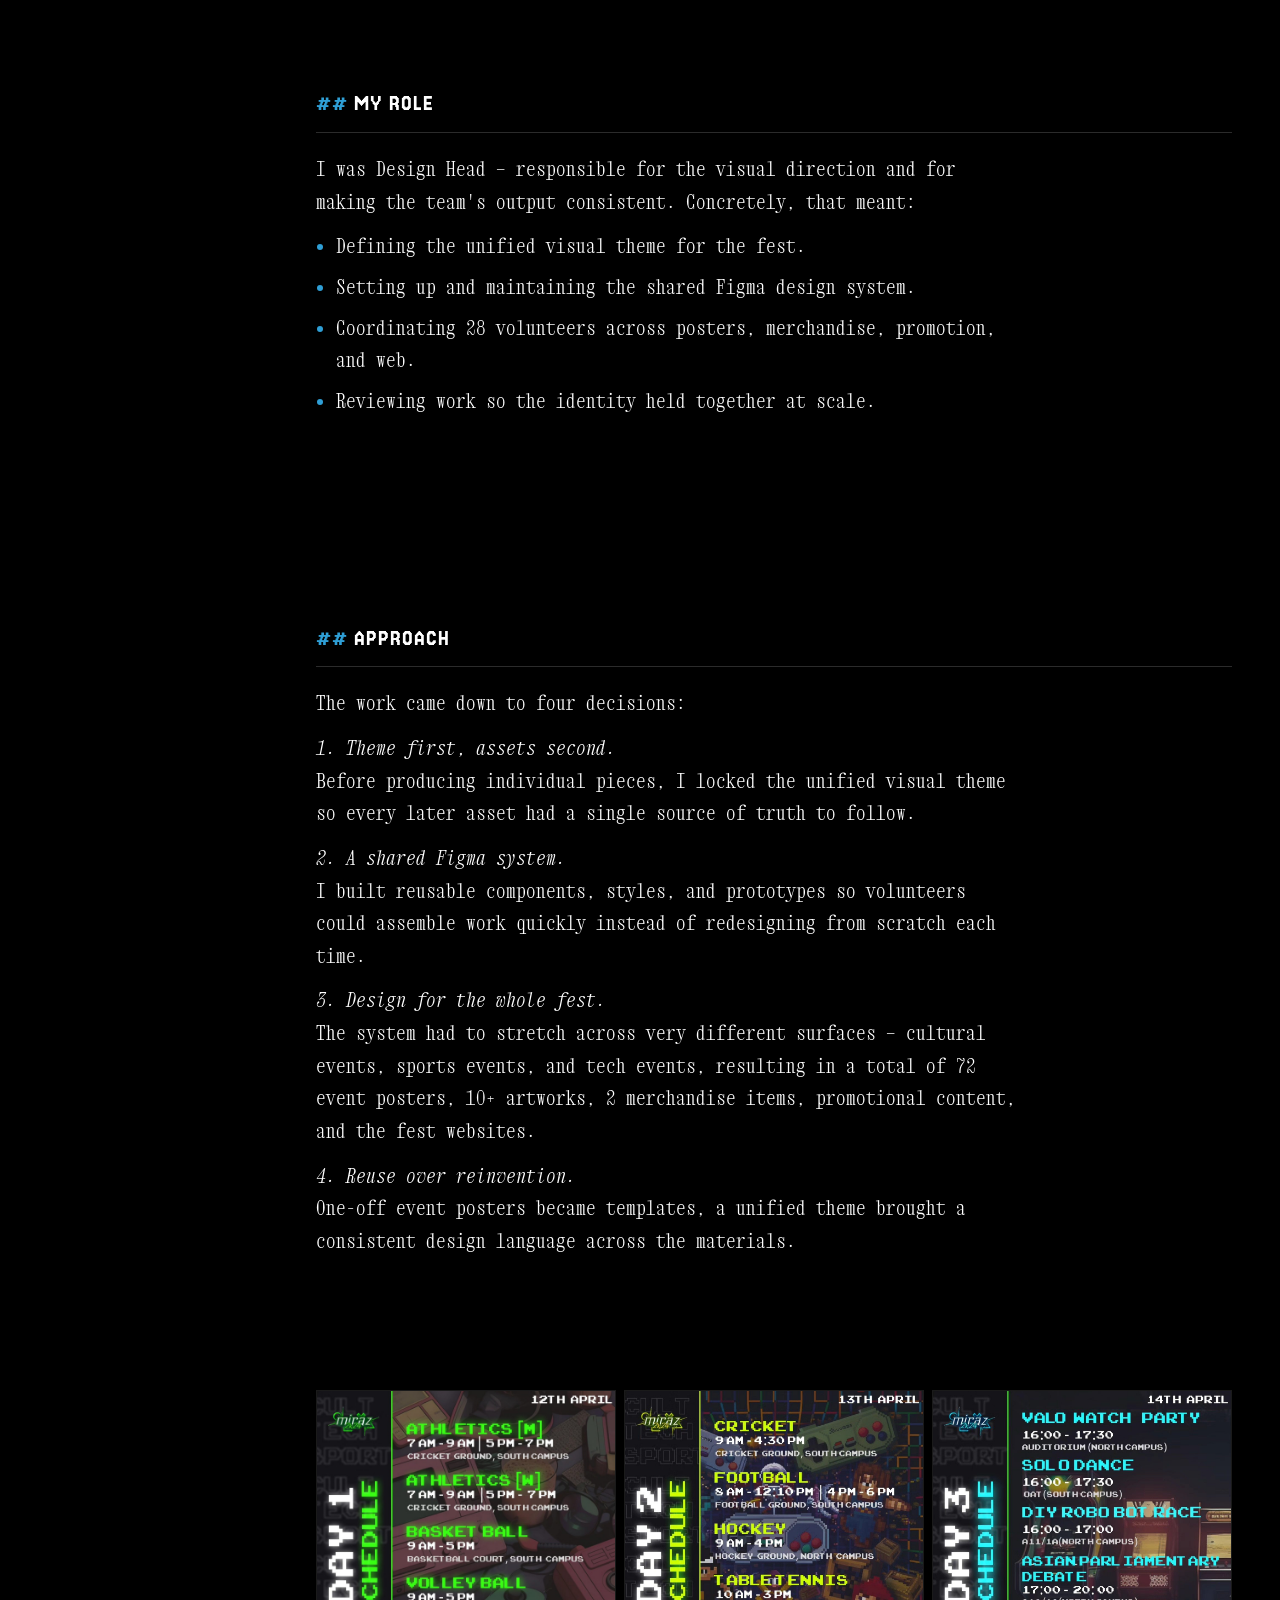
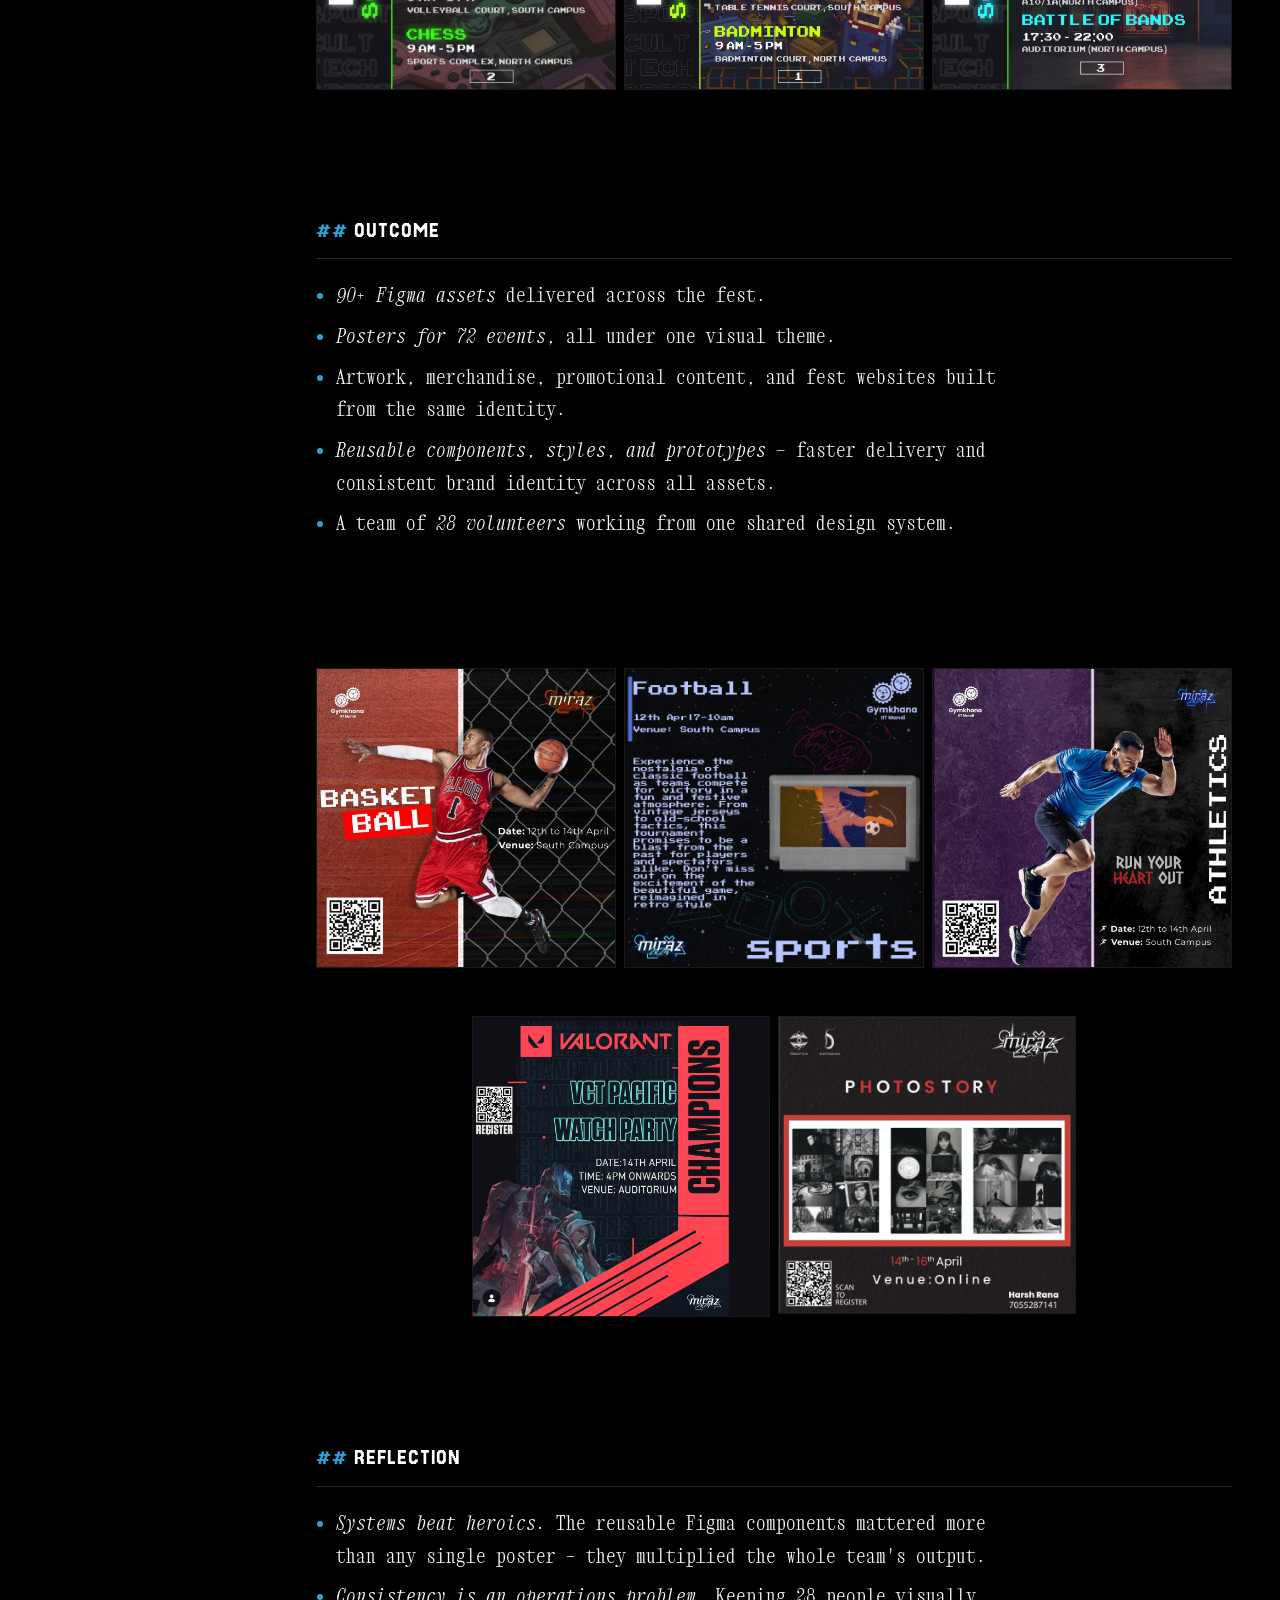
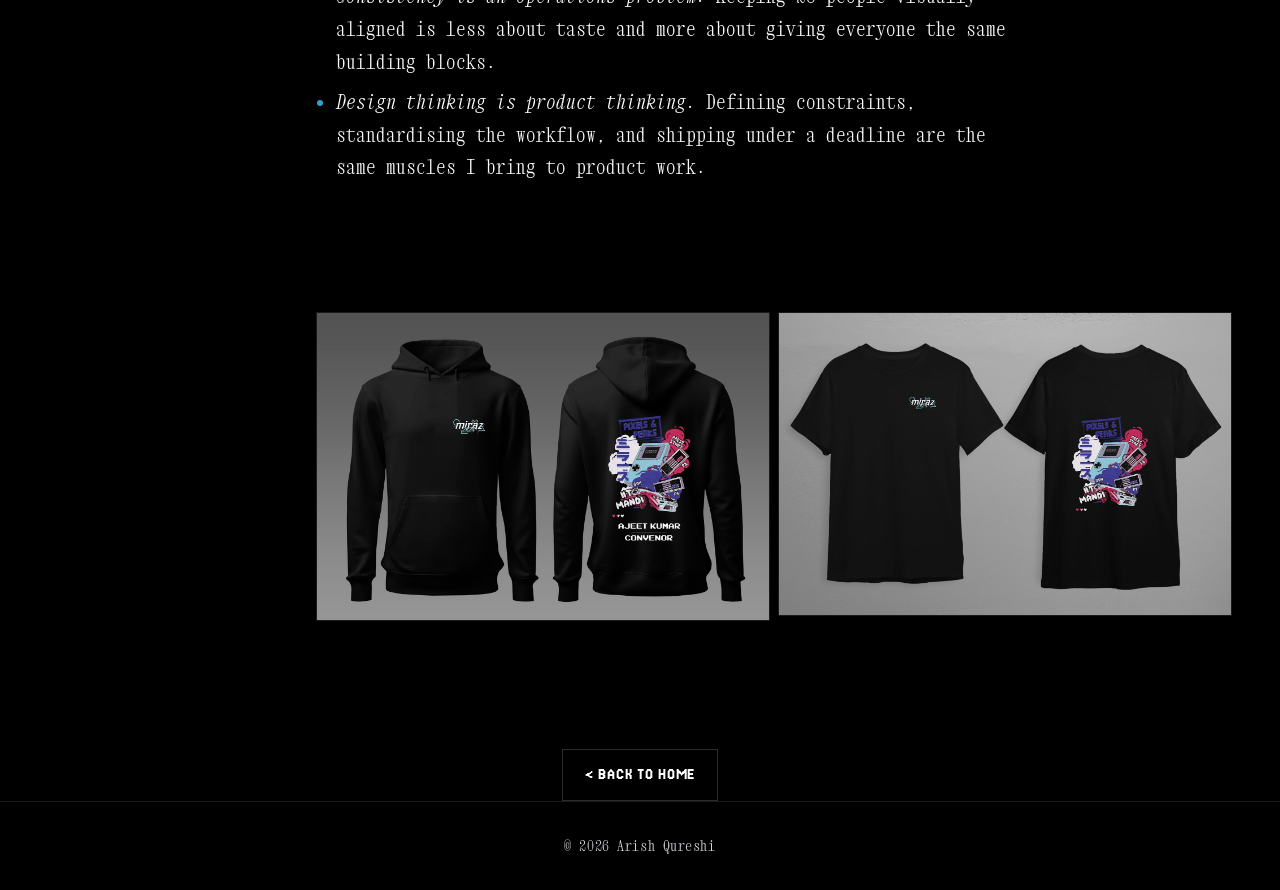
<file: case-study-miraz.html>
<!DOCTYPE html>
<html lang="en">
<head>
  <meta charset="UTF-8">
  <meta name="viewport" content="width=device-width, initial-scale=1.0">
  <title>Miraz 2024 Design Works | Arish Qureshi</title>
  <meta name="description" content="Design Head at Miraz IIT Mandi — led a 28-volunteer team to ship a unified fest identity and reusable Figma system across 90+ assets for 72 events.">
  <link rel="stylesheet" href="css/style.css?v=20261121">
  <link rel="preconnect" href="https://fonts.googleapis.com">
  <link rel="preconnect" href="https://fonts.gstatic.com" crossorigin>
  <link href="https://fonts.googleapis.com/css2?family=Jersey+15&family=Jersey+15+Charted&family=Xanh+Mono:ital@0;1&display=swap" rel="stylesheet">
</head>
<body class="project miraz">

  <!-- Navigation -->
  <nav>
    <div class="nav-inner">
      <div class="nav-left">
        <a class="nav-back" href="index.html" aria-label="Back to home">&lt;</a>
        <span class="nav-path">projects/miraz</span>
      </div>
      <!-- Center icon slot (e.g. a Figma / portfolio link) can go here -->
      <div class="nav-center"></div>
    </div>
  </nav>

  <main class="container">
    <div class="cs-layout">

      <aside class="cs-index" id="cs-index" aria-label="On this page">
        <ol class="cs-index-list" id="cs-index-list"></ol>
      </aside>

      <div class="cs-content">

        <header class="cs-header">
          <h1 style="color:var(--pumice-green)">Miraz 2024 — Design Works</h1>
          <p class="tagline" style="color:var(--text-muted); font-size:1.35rem;">
            Led a 28-volunteer design team to give a 72-event fest one coherent visual identity —
            backed by a shared Figma design system that turned one-off requests into reusable, fast-to-ship assets.
          </p>

          <div class="cs-meta">
            <span class="chip"><strong>Role:</strong> Design Head</span>
            <span class="chip"><strong>Team:</strong> 28 volunteers</span>
            <span class="chip"><strong>Timeline:</strong> Jan – May 2024</span>
            <span class="chip"><strong>Type:</strong> Design &amp; Brand Systems</span>
          </div>
        </header>

        <figure class="cs-hero">
          <img class="cs-hero-image" src="assets/miraz/web/hero.jpg" alt="Miraz 2024 intro poster">
          <figcaption class="cs-hero-caption">Miraz 2024 visual identity across fest assets.</figcaption>
        </figure>

        <!-- Problem -->
        <section class="cs-section" id="problem">
          <h2>Situation</h2>
          <div class="cs-problem">
            <figure class="cs-media cs-media--logo">
              <img loading="lazy" decoding="async" width="985" height="1400" src="assets/miraz/web/publi.jpg" alt="Fest brochure front cover">
            </figure>

            <div class="cs-problem-text">
              <p>
                A fest encompassing three fests within itself - Cultural, Sports, and Tech events. Carrying IIT Mandi's fest tradition of overarching themes forward, this time with Retro/Arcade being the theme.<br> 
    <br>72 events, one recognisable visual language, not 72 one-off designs.
                <br><br>With dozens of volunteers producing posters, merchandise, promotional content, and
                fest websites, the risk was a scattered identity and a lot of duplicated work.
              </p><br>
              <p>
                The design team had to make the fest look like one coherent brand while still shipping
                everything on a student timeline.
              </p>
            </div>
          </div>
        </section>

        <!-- Context & constraints -->
        <section class="cs-section" id="context-and-constraints">
          <h2>Context &amp; Constraints</h2>
          <ul>
            <li><strong>The Team:</strong><strong> 28 volunteers</strong> with different skill levels and availability.</li>
            <li><strong>Volume:</strong> posters for <strong>72 events</strong>, plus artwork, merchandise, promotional content, and fest websites.</li>
            <li><strong>Consistency:</strong> every touchpoint had to deliver the same unified-fest identity.</li>
            <li><strong>Speed:</strong> a short Jan–May window, reusable systems rather than perfect one-offs.</li>
          </ul>
        </section>

        <!-- Banners: stacked vertically -->
        <figure class="cs-media cs-media--half">
          <img loading="lazy" decoding="async" width="1600" height="1129" src="assets/miraz/web/banner-primary.jpg" alt="Primary fest banner">
        </figure>

        <figure class="cs-media cs-media--half">
          <img loading="lazy" decoding="async" width="1600" height="1129" src="assets/miraz/web/banner-culturals.jpg" alt="Cultural fest banner">
        </figure>

        <!-- My role -->
        <section class="cs-section" id="my-role">
          <h2>My Role</h2>
          <p>
            I was Design Head — responsible for the visual direction and for making the team's
            output consistent. Concretely, that meant:
          </p>
          <ul>
            <li>Defining the unified visual theme for the fest.</li>
            <li>Setting up and maintaining the shared Figma design system.</li>
            <li>Coordinating 28 volunteers across posters, merchandise, promotion, and web.</li>
            <li>Reviewing work so the identity held together at scale.</li>
          </ul>
        </section>

        <!-- Approach -->
        <section class="cs-section" id="approach">
          <h2>Approach</h2>
          <p>The work came down to four decisions:</p>

          <p><strong>1. Theme first, assets second.</strong><br>
          Before producing individual pieces, I locked the unified visual theme so every later
          asset had a single source of truth to follow.</p>

          <p><strong>2. A shared Figma system.</strong><br>
          I built reusable components, styles, and prototypes so volunteers could assemble work
          quickly instead of redesigning from scratch each time.</p>

          <p><strong>3. Design for the whole fest.</strong><br>
          The system had to stretch across very different surfaces — cultural events, sports events, and tech events, resulting in a total of 72 event posters, 10+ artworks,
          2 merchandise items, promotional content, and the fest websites.</p>

          <p><strong>4. Reuse over reinvention.</strong><br>
          One-off event posters became templates, a unified theme brought a consistent design language across the materials.</p>
        </section>

        <!-- Day schedules: day1, day2, day3 left to right -->
        <figure class="cs-media">
          <div class="cs-media-row cs-media-row--3">
            <img loading="lazy" decoding="async" width="1400" height="1400" src="assets/miraz/web/day1.jpg" alt="Day 1 event schedule">
            <img loading="lazy" decoding="async" width="1080" height="1080" src="assets/miraz/web/day2.jpg" alt="Day 2 event schedule">
            <img loading="lazy" decoding="async" width="1080" height="1080" src="assets/miraz/web/day3.jpg" alt="Day 3 event schedule">
          </div>
        </figure>

        <!-- Outcome -->
        <section class="cs-section" id="outcome">
          <h2>Outcome</h2>
          <ul>
            <li><strong>90+ Figma assets</strong> delivered across the fest.</li>
            <li><strong>Posters for 72 events</strong>, all under one visual theme.</li>
            <li>Artwork, merchandise, promotional content, and fest websites built from the same identity.</li>
            <li><strong>Reusable components, styles, and prototypes</strong> — faster delivery and consistent brand identity across all assets.</li>
            <li>A team of <strong>28 volunteers</strong> working from one shared design system.</li>
          </ul>
        </section>

        <!-- Event posters: inverted pyramid -->
        <figure class="cs-media">
          <div class="cs-media-row cs-media-row--3">
            <img loading="lazy" decoding="async" width="1080" height="1080" src="assets/miraz/web/basketball.jpg" alt="Basketball event poster">
            <img loading="lazy" decoding="async" width="1400" height="1400" src="assets/miraz/web/football.jpg" alt="Football event poster">
            <img loading="lazy" decoding="async" width="1080" height="1080" src="assets/miraz/web/tracknfield.jpg" alt="Athletics event poster">
          </div>
        </figure>

        <figure class="cs-media">
          <div class="cs-media-row cs-media-row--2 cs-media-row--center">
            <img loading="lazy" decoding="async" width="1080" height="1091" src="assets/miraz/web/valowatchparty.jpg" alt="Valorant watch party poster">
            <img loading="lazy" decoding="async" width="1400" height="1400" src="assets/miraz/web/photostory.jpg" alt="Photo-story poster">
          </div>
        </figure>

        <!-- Reflection -->
        <section class="cs-section" id="reflection">
          <h2>Reflection</h2>
          <ul>
            <li><strong>Systems beat heroics.</strong> The reusable Figma components mattered more than any single poster — they multiplied the whole team's output.</li>
            <li><strong>Consistency is an operations problem.</strong> Keeping 28 people visually aligned is less about taste and more about giving everyone the same building blocks.</li>
            <li><strong>Design thinking is product thinking.</strong> Defining constraints, standardising the workflow, and shipping under a deadline are the same muscles I bring to product work.</li>
          </ul>
        </section>

        <!-- Merchandise: side by side -->
        <figure class="cs-media">
          <div class="cs-media-row cs-media-row--2">
            <img loading="lazy" decoding="async" width="1600" height="1087" src="assets/miraz/web/hoodie.jpg" alt="Miraz hoodie mockup">
            <img loading="lazy" decoding="async" width="1600" height="1067" src="assets/miraz/web/tshirt.jpg" alt="Miraz t-shirt mockup">
          </div>
        </figure>

      </div>

    </div>

    <a class="back-to-home" href="index.html">&lt; Back to home</a>
  </main>

  <footer>
    <div class="container">
      <p>© 2026 Arish Qureshi</p>
    </div>
  </footer>

  <script>
    (function () {
      var list = document.getElementById('cs-index-list');
      var sections = Array.prototype.slice.call(document.querySelectorAll('.cs-content .cs-section, .cs-gallery-section'));
      if (!list || !sections.length) return;

      sections.forEach(function (s) {
        if (!s.id) return;
        var h2 = s.querySelector('h2');
        if (!h2) return;
        var li = document.createElement('li');
        var a = document.createElement('a');
        a.href = '#' + s.id;
        a.textContent = h2.textContent.replace(/^##\s*/, '').trim();
        li.appendChild(a);
        list.appendChild(li);
      });

      var links = Array.prototype.slice.call(list.querySelectorAll('a'));

      function spy() {
        var mid = window.scrollY + window.innerHeight * 0.35;
        var current = null;
        sections.forEach(function (s) {
          if (s.offsetTop <= mid) current = s;
        });
        links.forEach(function (a) {
          a.classList.toggle('active', current && a.getAttribute('href') === '#' + current.id);
        });
      }
      window.addEventListener('scroll', spy, { passive: true });
      spy();

      links.forEach(function (a) {
        a.addEventListener('click', function (e) {
          var target = document.getElementById(a.getAttribute('href').slice(1));
          if (!target) return;
          e.preventDefault();
          target.scrollIntoView({ behavior: 'smooth', block: 'start' });
        });
      });
    })();
  </script>

</body>
</html>
</file>
<file: css/style.css>
:root {
  /* Terminal palette: black + pumice green (primary) + shades of deep navy
     (structural accent). Accents stay selective; quiet lines are neutral gray. */
  --black: #000000;
  --pumice-green: #34bf7a;
  --deep-navy: #3d66e8;
  --navy-light: #6b8cff;
  --navy-hover: #2f5ac9;

  /* Derived surfaces / borders / text on pure black */
  --surface: #000000;
  --surface-2: #0a0a0a;
  --border: #1a1a1a;
  --border-nav: #222222;
  --border-bright: #2b2b2b;
  --text: #ffffff;
  --text-muted: #f5f5f7;
  --text-dim: #dcdce2;

  --display: "Jersey 15 Charted", "Jersey 15", system-ui, sans-serif;
  --readable: "Jersey 15", system-ui, sans-serif;
  --body: "Xanh Mono", ui-monospace, "Courier New", monospace;

  --radius: 0px;
  --navheight: 52px;
}

* {
  margin: 0;
  padding: 0;
  box-sizing: border-box;
}

html {
  scroll-behavior: smooth;
}

body {
  font-family: var(--body);
  background: var(--black);
  color: var(--text);
  line-height: 1.7;
  -webkit-font-smoothing: antialiased;
  font-size: 1.2rem;
}

/* Xanh Mono has no bold weight — use its native italic for emphasis */
strong,
b {
  font-style: italic;
  font-weight: 400;
}

a {
  color: var(--pumice-green);
  text-decoration: none;
}

a:hover {
  color: var(--text);
}

/* Site-wide text-selection color (deep navy) */
::selection {
  background: var(--deep-navy);
  color: #ffffff;
}

/* Full-width layout: ribbons span the screen with comfortable padding */
.container {
  width: 100%;
  max-width: 1536px;
  margin: 0 auto;
  padding: 0 48px;
}

/* ---------- Navigation ---------- */

nav {
  position: sticky;
  top: 0;
  background: var(--black);
  border-bottom: 1px solid var(--border-nav);
  height: var(--navheight);
  z-index: 100;
}

.nav-inner {
  width: 100%;
  max-width: 1536px;
  margin: 0 auto;
  padding: 0 48px;
  height: 100%;
  display: flex;
  align-items: center;
  justify-content: flex-end;
  gap: 24px;
}

.nav-center {
  display: flex;
  align-items: center;
  gap: 28px;
}

.nav-links {
  display: flex;
  gap: 28px;
  list-style: none;
}

.nav-links a {
  color: var(--text-muted);
  font-size: 1.1rem;
  background: none;
  border: none;
  cursor: pointer;
  font-family: var(--readable);
  padding: 4px 2px;
}

.nav-links a:hover {
  color: var(--navy-light);
}

/* Social icons, sharing the status-bar row */
.nav-social {
  display: flex;
  align-items: center;
  gap: 8px;
}

.nav-social a {
  display: inline-flex;
  align-items: center;
  justify-content: center;
  width: 34px;
  height: 34px;
  color: var(--text-muted);
  border: 1px solid var(--border-nav);
  transition: color 0.12s ease, border-color 0.12s ease, background 0.12s ease;
}

.nav-social a:hover {
  color: var(--navy-light);
  border-color: var(--navy-light);
  background: rgba(61, 102, 232, 0.08);
}

.nav-social svg {
  width: 17px;
  height: 17px;
  fill: currentColor;
}

.nav-social a.nav-mail {
  width: auto;
  height: auto;
  padding: 6px 12px;
  border-radius: 0;
  font-size: 0.88rem;
  letter-spacing: 0.02em;
  white-space: nowrap;
}


/* ---------- Homepage two-panel layout ---------- */

.layout {
  display: block;
}

.side {
  border-bottom: 1px solid var(--border-nav);
}

.content {
  width: 100%;
}

/* Right panel: tab bar on top, carousel below (homepage only) */
.right-panel {
  width: 100%;
  display: flex;
  flex-direction: column;
}

.panel-tabs {
  display: flex;
  gap: 4px;
  padding: 10px 16px;
  overflow-x: auto;
  scrollbar-width: none;
  position: static;
  top: auto;
  height: auto;
  z-index: auto;
  background: none;
  border-bottom: none;
}

.panel-tabs::-webkit-scrollbar {
  display: none;
}

.panel-tabs .tab {
  font-family: var(--readable);
  font-size: 1.15rem;
  line-height: 1;
  color: var(--text-muted);
  padding: 6px 12px;
  white-space: nowrap;
  border-bottom: 2px solid transparent;
}

.panel-tabs .tab::before {
  content: " ";
  display: inline-block;
  width: 0.7em;
  white-space: pre;
  text-align: left;
  overflow: hidden;
}

.panel-tabs .tab:hover {
  color: var(--deep-navy);
}

.panel-tabs .tab.active {
  color: var(--deep-navy);
  border-bottom-color: var(--deep-navy);
}

.panel-tabs .tab.active::before {
  content: ">";
  color: var(--deep-navy);
}

/* Fused hero/about inside the side panel (homepage only) */
.side .hero {
  padding: 32px 0 24px;
  border-bottom: none;
}

/*
 * Desktop (>= 901px): two columns. Left panel is sticky and holds hero + about;
 * right panel has a sticky nav at top and scrolls the remaining sections.
 * The panels share the pure black bg (fused), separated by a vertical rule.
 */
@media (min-width: 901px) {
  /* Homepage is a single viewport-tall screen — never allow page scroll */
  body.home {
    overflow: hidden;
    height: 100%;
  }

  .layout {
    display: grid;
    grid-template-columns: minmax(380px, 40%) 1fr;
  }

  .side {
    position: sticky;
    top: var(--navheight);
    align-self: start;
    height: calc(100vh - var(--navheight));
    display: flex;
    flex-direction: column;
    padding: 48px 48px;
    border-bottom: none;
    border-right: 1px solid var(--border-nav);
  }

  /* Center hero/about in the left panel; no internal scroll */
  .side-identity {
    flex: 1;
    display: flex;
    flex-direction: column;
    min-height: 0;
    transform: translateY(-24px);
  }

  .side-identity > :first-child {
    margin-top: auto;
  }

  .side-identity > :last-child {
    margin-bottom: auto;
  }

  .side .container {
    padding: 0;
    max-width: none;
  }

  /*
   * Right panel: tab bar pinned at top, horizontal scroll-snap carousel below.
   * The entire homepage is a single viewport-tall screen — no vertical page
   * scroll. Each section is a full-size card (Projects, Skills, Education,
   * Leadership, footer) you swipe through horizontally.
   */
  .right-panel {
    height: calc(100vh - var(--navheight));
    overflow: hidden;
  }

  .right-panel .panel-tabs {
    flex-shrink: 0;
    justify-content: center;
    background: var(--black);
  }

  .content {
    position: relative;
    flex: 1;
    min-height: 0;
    display: flex;
    overflow-x: auto;
    overflow-y: hidden;
    scroll-snap-type: x mandatory;
    scrollbar-width: none;
  }

  .content::-webkit-scrollbar {
    display: none;
  }

  .content .carousel-card {
    flex: 0 0 100%;
    height: 100%;
    scroll-snap-align: start;
    overflow-y: auto;
    display: flex;
    flex-direction: column;
    padding: 6px 0;
  }

  .content .carousel-card .container {
    max-width: 720px;
    width: 100%;
    margin: 28px auto 0;
    padding: 0 24px;
  }

  /* Final "card" is the copyright line, centered */
  .content .footer-card {
    display: flex;
    align-items: center;
    justify-content: center;
    padding: 0 24px;
    text-align: center;
  }

  .content .footer-card .container {
    margin: 0;
    width: auto;
    max-width: none;
    padding: 0;
  }

  /* Education is the tallest card — tighten spacing so it fits the viewport */
  .content #education .education-item {
    padding: 16px 20px;
    margin-bottom: 12px;
  }

  /* Leadership's three Miraz bullets make it tall — tighten like Education */
  .content #leadership .education-item {
    padding: 14px 18px;
    margin-bottom: 10px;
  }

  .content #leadership .section-title {
    margin-bottom: 16px;
  }
}


/* ---------- Hero ---------- */

.hero {
  padding: 120px 0 64px;
  text-align: left;
  background: var(--black);
  border-bottom: 1px solid var(--border-nav);
}

.hero h1 {
  font-family: var(--display);
  font-size: clamp(2.4rem, 5vw, 4rem);
  font-weight: 400;
  color: var(--pumice-green);
  letter-spacing: -0.02em;
  line-height: 1.15;
  margin-bottom: 20px;
}

.hero h1 .accent {
  color: var(--pumice-green);
}

/* Blinking terminal cursor */
.hero h1 .cursor {
  display: inline-block;
  width: 0.55em;
  height: 1em;
  margin-left: 6px;
  background: var(--pumice-green);
  vertical-align: -0.1em;
  animation: term-blink 1.4s step-end infinite;
}

@keyframes term-blink {
  0%, 100% { opacity: 1; }
  50% { opacity: 0; }
}

.hero .tagline {
  font-family: var(--body);
  font-size: 1.25rem;
  color: var(--text-muted);
  max-width: 480px;
  margin: 0 0 16px;
}

/* ---------- Sections ---------- */

section {
  padding: 72px 0;
}

.section-title {
  font-family: var(--display);
  font-size: clamp(1.6rem, 2.8vw, 2.2rem);
  font-weight: 400;
  margin-bottom: 24px;
  display: block;
  text-align: center;
  color: var(--pumice-green);
  letter-spacing: 0.02em;
  text-transform: uppercase;
}

.section-title::before {
  content: "## ";
  color: var(--pumice-green);
}

/* ---------- About ---------- */

.about-text p {
  margin: 0 auto 16px;
  max-width: 800px;
  text-align: center;
  color: var(--text);
  font-size: 1.1rem;
  line-height: 1.8;
}

/* Merged hero/about copy in the homepage left panel: left-aligned, compact */
.about-text--inline p {
  margin: 0 0 14px;
  max-width: none;
  text-align: left;
  font-size: 1.18rem;
  line-height: 1.6;
  color: var(--text-muted);
}

.about-text .placeholder {
  background: var(--surface);
  border: 1px dashed var(--border-bright);
  color: var(--text-muted);
  padding: 16px;
  border-radius: var(--radius);
  font-style: italic;
}

/* ---------- Projects ---------- */

.projects-grid {
  display: grid;
  grid-template-columns: 1fr 1fr;
  gap: 24px;
}

/* Single project card — span full width */
.projects-grid:has(> :only-child) {
  grid-template-columns: minmax(0, 720px);
}

.project-card {
  background: var(--surface);
  border: 1px solid var(--border);
  border-radius: var(--radius);
  overflow: hidden;
  display: flex;
  flex-direction: column;
  transition: transform 0.15s ease, border-color 0.15s ease;
}

.project-card:hover {
  transform: translateY(-2px);
  border-color: var(--pumice-green);
}

.project-card .thumb {
  width: 100%;
  height: 120px;
  object-fit: cover;
  display: block;
  background: var(--surface-2);
}

/* Temporary thumbnail until Miraz imagery is added */
.project-card .thumb-placeholder {
  display: flex;
  align-items: center;
  justify-content: center;
  background: linear-gradient(135deg, var(--deep-navy), var(--black));
  color: var(--text-muted);
  font-family: var(--readable);
  font-size: 1.1rem;
  letter-spacing: 0.08em;
  text-transform: uppercase;
}

.project-card .body {
  padding: 18px 20px;
  flex: 1;
  display: flex;
  flex-direction: column;
}

.project-card .tag {
  font-size: 0.8rem;
  letter-spacing: 0.12em;
  text-transform: uppercase;
  color: var(--deep-navy);
  margin-bottom: 6px;
}

.project-card h3 {
  font-family: var(--readable);
  font-size: 1.35rem;
  font-weight: 400;
  letter-spacing: -0.01em;
  color: var(--pumice-green);
  margin-bottom: 8px;
}

.project-card p {
  color: var(--text-muted);
  font-size: 1.02rem;
  margin-bottom: 12px;
  flex: 1;
}

.read-more {
  font-style: italic;
  font-size: 1rem;
  color: var(--pumice-green);
}

.read-more::after {
  content: " >";
}

.project-card .read-more:hover {
  color: var(--navy-light);
}

.project-card.placeholder p {
  font-style: italic;
}

/* ---------- Skills ---------- */

.skills-cols {
  display: grid;
  grid-template-columns: repeat(3, 1fr);
  gap: 28px;
  align-items: start;
}

.skill-group {
  margin-bottom: 0;
}

.skill-group h4 {
  font-size: 0.95rem;
  text-transform: uppercase;
  letter-spacing: 0.1em;
  color: var(--deep-navy);
  margin-bottom: 12px;
}

.skill-grid {
  display: flex;
  flex-wrap: wrap;
  gap: 10px;
}

.skill-chip {
  background: var(--surface);
  border: 1px solid var(--border-bright);
  border-radius: 0;
  padding: 6px 14px;
  font-size: 1.05rem;
  color: var(--text);
  transition: color 0.12s ease, border-color 0.12s ease, background 0.12s ease;
}

.skill-chip:hover {
  background: var(--surface-2);
  border-color: var(--pumice-green);
}

.skill-chip.muted {
  color: var(--text-muted);
  border-style: dashed;
  border-color: var(--border);
}

/* ---------- Education ---------- */

.education-item {
  background: var(--surface);
  border: 1px solid var(--border);
  border-radius: var(--radius);
  padding: 24px;
  margin-bottom: 16px;
}

.education-item h3 {
  font-family: var(--readable);
  font-size: 1.4rem;
  font-weight: 400;
  letter-spacing: -0.01em;
  margin-bottom: 4px;
}

.education-item .meta {
  color: var(--text-muted);
  font-size: 1rem;
  margin-bottom: 12px;
}

.education-item ul {
  padding-left: 20px;
  color: var(--text);
}

/* ---------- Placeholder blocks ---------- */

.placeholder-hint {
  background: var(--surface);
  border: 1px dashed var(--border-bright);
  border-radius: 0;
  padding: 20px;
  color: var(--text-muted);
  font-style: italic;
  font-size: 1.05rem;
}

.placeholder-hint strong {
  color: var(--deep-navy);
  font-style: normal;
}

/* ---------- Case study ---------- */

.cs-header {
  padding: 72px 0 40px;
  border-bottom: 1px solid var(--border-nav);
  background: var(--black);
}

.cs-header h1 {
  font-family: var(--display);
  font-size: 3.2rem;
  font-weight: 400;
  letter-spacing: -0.01em;
  margin-bottom: 12px;
}

.cs-meta {
  display: flex;
  flex-wrap: wrap;
  gap: 12px;
  margin-top: 16px;
}

.cs-meta .chip {
  background: var(--surface);
  border: 1px solid var(--border-bright);
  border-radius: 0;
  padding: 4px 10px;
  font-size: 1rem;
  color: var(--text-muted);
}

.cs-meta .chip strong {
  color: var(--deep-navy);
  font-style: italic;
  font-weight: 400;
}

.cs-hero-image {
  width: 100%;
  border-radius: 0;
  border: 1px solid var(--border);
  margin: 32px 0;
  display: block;
}

.cs-section {
  margin-bottom: 48px;
}

.cs-section h2 {
  font-family: var(--readable);
  font-size: 1.5rem;
  font-weight: 400;
  letter-spacing: 0.04em;
  text-transform: uppercase;
  margin-bottom: 20px;
  padding-bottom: 8px;
  border-bottom: 1px solid var(--border-bright);
  display: block;
  text-align: left;
}

.cs-section h2::before {
  content: "## ";
  color: var(--deep-navy);
}

.cs-section p {
  color: var(--text);
  margin-bottom: 12px;
  max-width: 70ch;
}

.cs-section ul,
.cs-section ol {
  padding-left: 20px;
  color: var(--text);
  max-width: 70ch;
}

.cs-section li {
  margin-bottom: 8px;
}

.cs-section li::marker {
  color: var(--deep-navy);
}

.cs-quote {
  border: 1px solid var(--border);
  background: var(--surface);
  padding: 20px 24px;
  border-radius: 0;
  font-family: var(--readable);
  font-style: italic;
  font-size: 1.55rem;
  color: var(--text);
  margin: 24px 0;
  line-height: 1.5;
}

.screenshot {
  margin: 24px 0;
}

.screenshot img {
  width: 100%;
  border-radius: 0;
  border: 1px solid var(--border);
  display: block;
}

.screenshot .caption {
  font-size: 0.95rem;
  color: var(--text-muted);
  margin-top: 8px;
  text-align: center;
}

.back-to-home {
  display: block;
  width: fit-content;
  margin: 56px auto 0;
  padding: 10px 22px;
  border: 1px solid var(--border-bright);
  background: var(--surface);
  color: var(--text);
  font-family: var(--readable);
  font-size: 1.1rem;
  letter-spacing: 0.04em;
  text-transform: uppercase;
  text-decoration: none;
  transition: color 0.12s ease, border-color 0.12s ease, background 0.12s ease;
}

.back-to-home:hover {
  color: var(--navy-light);
  border-color: var(--navy-light);
  background: var(--surface-2);
}

/* ---------- Project / case-study general layout ---------- */

body.project .nav-inner {
  display: grid;
  grid-template-columns: 1fr auto 1fr;
  align-items: center;
  gap: 0 24px;
}

body.project .nav-center {
  display: flex;
  align-items: center;
  justify-content: center;
  gap: 8px;
}

body.project .nav-center a {
  display: inline-flex;
  align-items: center;
  justify-content: center;
  width: 34px;
  height: 34px;
  color: var(--text-muted);
  border: 1px solid var(--border-nav);
  transition: color 0.12s ease, border-color 0.12s ease, background 0.12s ease;
}

body.project .nav-center a:hover {
  color: var(--navy-light);
  border-color: var(--navy-light);
  background: rgba(61, 102, 232, 0.08);
}

body.project .nav-center svg {
  width: 17px;
  height: 17px;
  fill: currentColor;
}

.nav-left {
  display: flex;
  align-items: center;
  gap: 14px;
}

.nav-left .nav-back {
  display: inline-flex;
  align-items: center;
  justify-content: center;
  width: 34px;
  height: 34px;
  color: var(--text-muted);
  border: 1px solid var(--border-nav);
  font-family: var(--body);
  font-size: 1.15rem;
  line-height: 1;
  text-decoration: none;
  transition: color 0.12s ease, border-color 0.12s ease, background 0.12s ease;
}

.nav-left .nav-back:hover {
  color: var(--navy-light);
  border-color: var(--navy-light);
  background: rgba(61, 102, 232, 0.08);
}

.nav-left .nav-path {
  font-family: var(--body);
  font-size: 0.9rem;
  color: var(--text-dim);
  letter-spacing: 0.02em;
}

body.project .cs-layout {
  display: grid;
  grid-template-columns: 220px minmax(0, 1fr);
  gap: 0 48px;
  align-items: start;
  padding: 48px 0 24px;
}

/* Header is now a column inside the grid, not a full-width strip */
body.project .cs-header {
  padding: 0 0 12px;
  border-bottom: none;
}

/* Hero belongs to .cs-content now; drop the old standalone margin */
body.project .cs-hero {
  margin: 24px 0 20px;
}

body.project .cs-hero-image {
  display: block;
  width: 100%;
  border: 1px solid var(--border);
}

body.project .cs-hero-caption {
  margin-top: 8px;
  font-size: 0.95rem;
  color: var(--text-muted);
  text-align: center;
}

/* Installation video — plays like a GIF under the hero, uncropped, ratio kept */
body.project .cs-video {
  margin: 0 0 40px;
}

body.project .cs-video video {
  display: block;
  width: 100%;
  height: auto;
  max-width: 100%;
  object-fit: contain;
  background: var(--surface-2);
  border: 1px solid var(--border);
}

body.project .cs-video-caption {
  margin-top: 8px;
  font-size: 0.95rem;
  color: var(--text-muted);
  text-align: center;
}

/* Index: always-visible sticky sidebar (scrolls with the page, own scroll inside) */
body.project .cs-index {
  position: sticky;
  top: calc(var(--navheight) + 24px);
  max-height: calc(100vh - var(--navheight) - 48px);
  overflow-y: auto;
  align-self: start;
  padding-right: 8px;
}

body.project .cs-index-list {
  list-style: none;
  margin: 0;
  padding: 0;
}

body.project .cs-index-list a {
  display: block;
  padding: 6px 2px;
  color: var(--text-dim);
  font-family: var(--body);
  font-size: 0.95rem;
  line-height: 1.4;
  text-decoration: none;
  transition: color 0.12s ease;
}

body.project .cs-index-list a::before {
  content: "> ";
  color: var(--border-bright);
}

body.project .cs-index-list a:hover {
  color: var(--text);
}

body.project .cs-index-list a.active {
  color: var(--deep-navy);
}

body.project .cs-index-list a.active::before {
  color: var(--deep-navy);
}

/* Sections scroll under the sticky ribbon when jumped to */
body.project .cs-content .cs-section,
body.project .cs-gallery-section {
  scroll-margin-top: calc(var(--navheight) + 16px);
}

/* Image slots — replaced with real <img> tags once assets are supplied */
body.project .img-slot {
  display: flex;
  align-items: center;
  justify-content: center;
  min-height: 220px;
  padding: 16px;
  border: 1px dashed var(--border-bright);
  background: var(--surface-2);
  color: var(--text-dim);
  text-align: center;
}

body.project .img-slot--hero {
  min-height: 420px;
}

/* Miraz: square hero poster capped in height, centered */
body.project.miraz .cs-hero-image {
  width: auto;
  max-width: 100%;
  max-height: 620px;
  margin: 0 auto;
}

/* Miraz: imagery spread between sections (no single gallery at the end).
   Each block is a figure; a row of images shares one caption. */
body.project.miraz .cs-media {
  margin: 0 0 48px;
}

body.project.miraz .cs-media img {
  display: block;
  width: 100%;
  height: auto;
  background: var(--surface-2);
  border: 1px solid var(--border);
}

body.project.miraz .cs-media-row {
  display: grid;
  gap: 8px;
  align-items: start;
}

body.project.miraz .cs-media-row--2 {
  grid-template-columns: repeat(2, minmax(0, 1fr));
}

body.project.miraz .cs-media-row--2.cs-media-row--center {
  grid-template-columns: repeat(2, minmax(0, 1fr));
  width: 66%;
  margin: 0 auto;
}

body.project.miraz .cs-media-row--3 {
  grid-template-columns: repeat(3, minmax(0, 1fr));
}

body.project.miraz .cs-media-caption {
  margin-top: 8px;
  font-size: 0.95rem;
  color: var(--text-muted);
  text-align: center;
}

/* Problem: copy on the left, logo on the right */
body.project.miraz .cs-problem {
  display: grid;
  grid-template-columns: 380px minmax(0, 1fr);
  gap: 32px;
  align-items: start;
}

body.project.miraz .cs-media--logo {
  max-width: 380px;
  margin: 0;
}

body.project.miraz .cs-media--logo img {
  border: none;
  background: transparent;
}

/* Tall brochure cover sits centered, narrower than the column */
body.project.miraz .cs-media--narrow {
  max-width: 380px;
  margin: 0 auto 48px;
}

/* Half-width media, centered (stacked banners) */
body.project.miraz .cs-media--half {
  max-width: 50%;
  margin: 0 auto 48px;
}

@media (max-width: 900px) {
  body.project.miraz .cs-problem { grid-template-columns: 1fr; }
}

@media (max-width: 720px) {
  body.project.miraz .cs-media-row--3 { grid-template-columns: repeat(2, minmax(0, 1fr)); }
}

@media (max-width: 560px) {
  body.project.miraz .cs-media-row--2,
  body.project.miraz .cs-media-row--3 { grid-template-columns: 1fr; }
}

/* ---------- Per-project palettes ----------
   Each project page owns its accent palette by overriding the accent tokens
   on its <body class="project <slug>">. Shared components read these tokens,
   so the whole page re-themes without extra rules.
   LF2  = pumice green + deep navy (site default)
   Miraz = shades of #7fd5fa (sky blue) */

body.project.lf2 {
  --pumice-green: #34bf7a;
  --deep-navy: #3d66e8;
  --navy-light: #6b8cff;
  --navy-hover: #2f5ac9;
}

body.project.miraz {
  --pumice-green: #7fd5fa;  /* primary accent: h1, links, read-more */
  --deep-navy: #2f9fd6;     /* structural: h2 "##", active index, chips */
  --navy-light: #a8e4fc;    /* hover / light accent */
  --navy-hover: #5cc4f0;    /* mid accent */
}

/* Hover tints that were hard-coded to the global navy */
body.project.miraz .nav-center a:hover,
body.project.miraz .nav-left .nav-back:hover {
  background: rgba(127, 213, 250, 0.10);
}

/* ---------- Gallery collage (full-width, end of article) ---------- */

body.project .cs-gallery-section {
  margin-top: 24px;
  padding: 48px 0 8px;
  border-top: 1px solid var(--border-nav);
}

body.project .cs-gallery-title {
  font-family: var(--readable);
  font-size: 1.5rem;
  font-weight: 400;
  letter-spacing: 0.04em;
  text-transform: uppercase;
  margin-bottom: 28px;
  padding-bottom: 8px;
  border-bottom: 1px solid var(--border-bright);
}

body.project .cs-gallery-title::before {
  content: "## ";
  color: var(--deep-navy);
}

body.project .gallery-grid {
  display: grid;
  grid-template-columns: 1.15fr 0.8fr 1fr 1.05fr;
  grid-template-rows: 220px 200px 240px 200px;
  gap: 8px;
  align-items: stretch;
}

body.project .gallery-item {
  margin: 0;
  overflow: hidden;
  background: var(--black);
}

body.project .gallery-item img {
  display: block;
  width: 100%;
  height: 100%;
  object-fit: contain;
  object-position: center;
}

/* Packed mosaic — uneven tracks, flush edges, no rotation or overlap */
body.project .gallery-item:nth-child(1) {
  grid-column: 1 / span 2;
  grid-row: 1 / span 2;
}

body.project .gallery-item:nth-child(2) {
  grid-column: 3;
  grid-row: 1 / span 2;
}

body.project .gallery-item:nth-child(3) {
  grid-column: 4;
  grid-row: 1 / span 2;
}

body.project .gallery-item:nth-child(4) {
  grid-column: 1 / span 2;
  grid-row: 3 / span 2;
}

body.project .gallery-item:nth-child(5) {
  grid-column: 3 / span 2;
  grid-row: 3 / span 2;
}

@media (max-width: 1099px) {
  body.project .cs-layout {
    grid-template-columns: 220px minmax(0, 1fr);
    gap: 0 32px;
    padding-top: 32px;
  }

  /* Collage reshapes to full-width wide rows with a 3-up band between */
  body.project .gallery-grid {
    grid-template-columns: 1fr 1fr 1fr;
    grid-template-rows: 460px 300px 480px;
  }

  body.project .gallery-item:nth-child(1) {
    grid-column: 1 / span 3;
    grid-row: 1;
  }

  body.project .gallery-item:nth-child(2) {
    grid-column: 1;
    grid-row: 2;
  }

  body.project .gallery-item:nth-child(3) {
    grid-column: 2;
    grid-row: 2;
  }

  body.project .gallery-item:nth-child(4) {
    grid-column: 3;
    grid-row: 2;
  }

  body.project .gallery-item:nth-child(5) {
    grid-column: 1 / span 3;
    grid-row: 3;
  }
}

@media (max-width: 720px) {
  body.project .cs-layout {
    grid-template-columns: 1fr;
    gap: 24px;
  }

  /* Index stacks into a compact inline list above the content */
  body.project .cs-index {
    position: static;
    max-height: none;
    overflow: visible;
    padding-right: 0;
  }

  body.project .cs-index-list {
    display: flex;
    flex-wrap: wrap;
    gap: 4px 18px;
  }

  body.project .cs-index-list li {
    margin: 0;
  }

  body.project .gallery-grid {
    grid-template-columns: 1fr;
    grid-auto-rows: 240px;
  }

  body.project .gallery-item:nth-child(1),
  body.project .gallery-item:nth-child(2),
  body.project .gallery-item:nth-child(3),
  body.project .gallery-item:nth-child(4),
  body.project .gallery-item:nth-child(5) {
    grid-column: auto;
    grid-row: auto;
  }
}

/* ---------- Contact ---------- */

.contact-list {
  display: flex;
  flex-wrap: wrap;
  gap: 12px;
  list-style: none;
}

.contact-list a {
  display: inline-flex;
  align-items: center;
  gap: 8px;
  padding: 10px 16px;
  border: 1px solid var(--border-bright);
  border-radius: 0;
  background: var(--surface);
  color: var(--text);
  font-size: 0.85rem;
  transition: background 0.12s ease;
}

.contact-list a::before {
  content: "> ";
  color: var(--pumice-green);
}

.contact-list a:hover {
  border-color: var(--pumice-green);
  background: var(--surface-2);
  color: var(--text);
}

/* ---------- Footer ---------- */

footer {
  border-top: 1px solid var(--border);
  padding: 32px 0;
  text-align: center;
  color: var(--text-dim);
  font-size: 0.88rem;
  letter-spacing: 0.04em;
}

/* ---------- Responsive ---------- */

@media (max-width: 900px) {
  .container, .nav-inner { padding: 0 28px; }
}

@media (max-width: 720px) {
  .hero h1 { font-size: 2.6rem; }
  .hero { padding: 80px 0 48px; }
  .projects-grid { grid-template-columns: 1fr; }
  .cs-header h1 { font-size: 2.6rem; }
  .skills-cols { grid-template-columns: 1fr; }
}

@media (max-width: 560px) {
  /* Stack the nav so brand and socials don't overlap */
  nav { height: auto; }
  .nav-inner {
    height: auto;
    flex-direction: column;
    gap: 8px;
    padding: 12px 16px;
  }
  .nav-social { justify-content: flex-end; width: 100%; flex-wrap: wrap; }
  .nav-social a.nav-mail { font-size: 0.78rem; padding: 5px 8px; }

  /* Project ribbon stacks into rows; centered repo icon drops below the path */
  body.project .nav-inner {
    display: flex;
    grid-template-columns: none;
    align-items: center;
  }
  body.project .nav-center {
    order: 3;
    padding-top: 4px;
  }

  .container { padding: 0 16px; }

  .hero h1 { font-size: 2.2rem; }
  .hero { padding: 64px 0 40px; }
  .hero .tagline { font-size: 1.05rem; }

  .section { padding: 48px 0; }
  section { padding: 48px 0; }

  .project-card h3 { font-size: 1.35rem; }

  .cs-header { padding: 48px 0 28px; }
  .cs-header h1 { font-size: 2.1rem; }
  .cs-meta { gap: 8px; }

  .cs-quote { font-size: 1.3rem; }

  .panel-tabs .tab { font-size: 0.85rem; padding: 6px 8px; }

  footer { padding: 24px 16px; }
}
</file>
